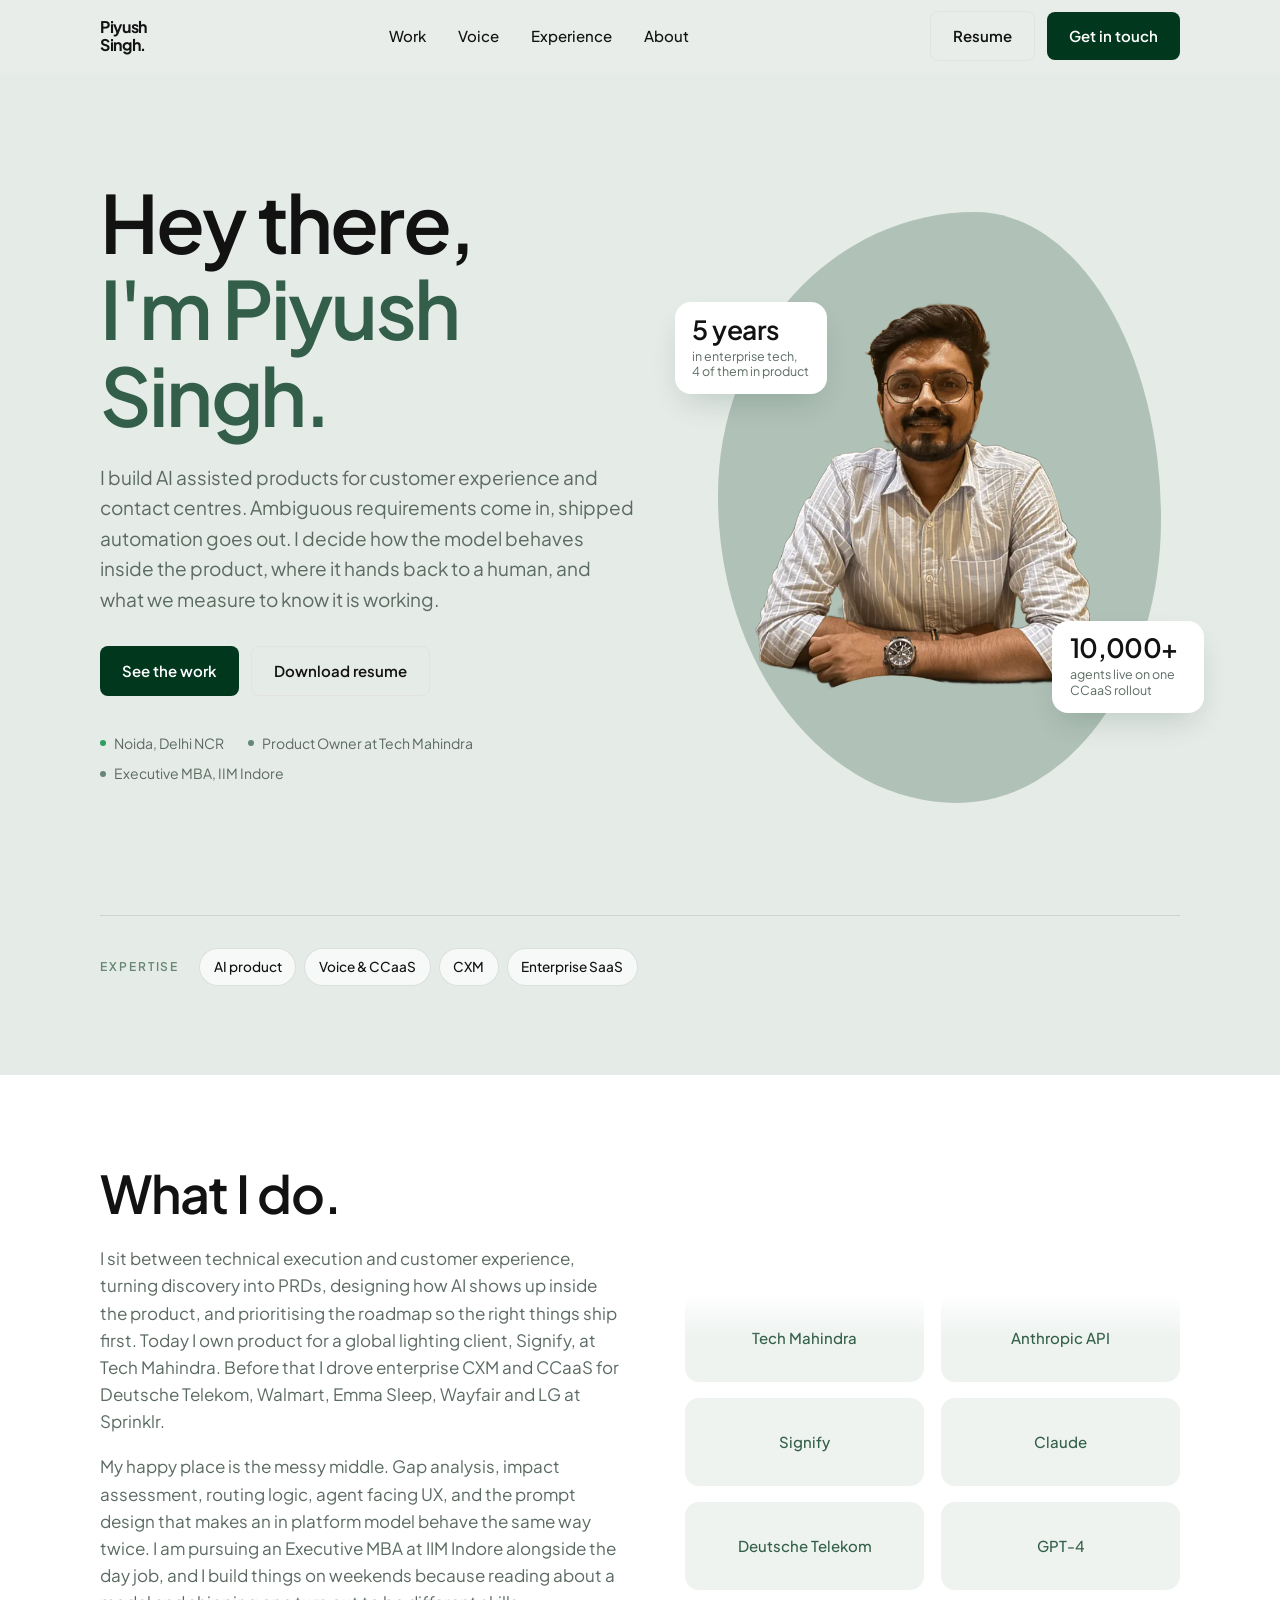
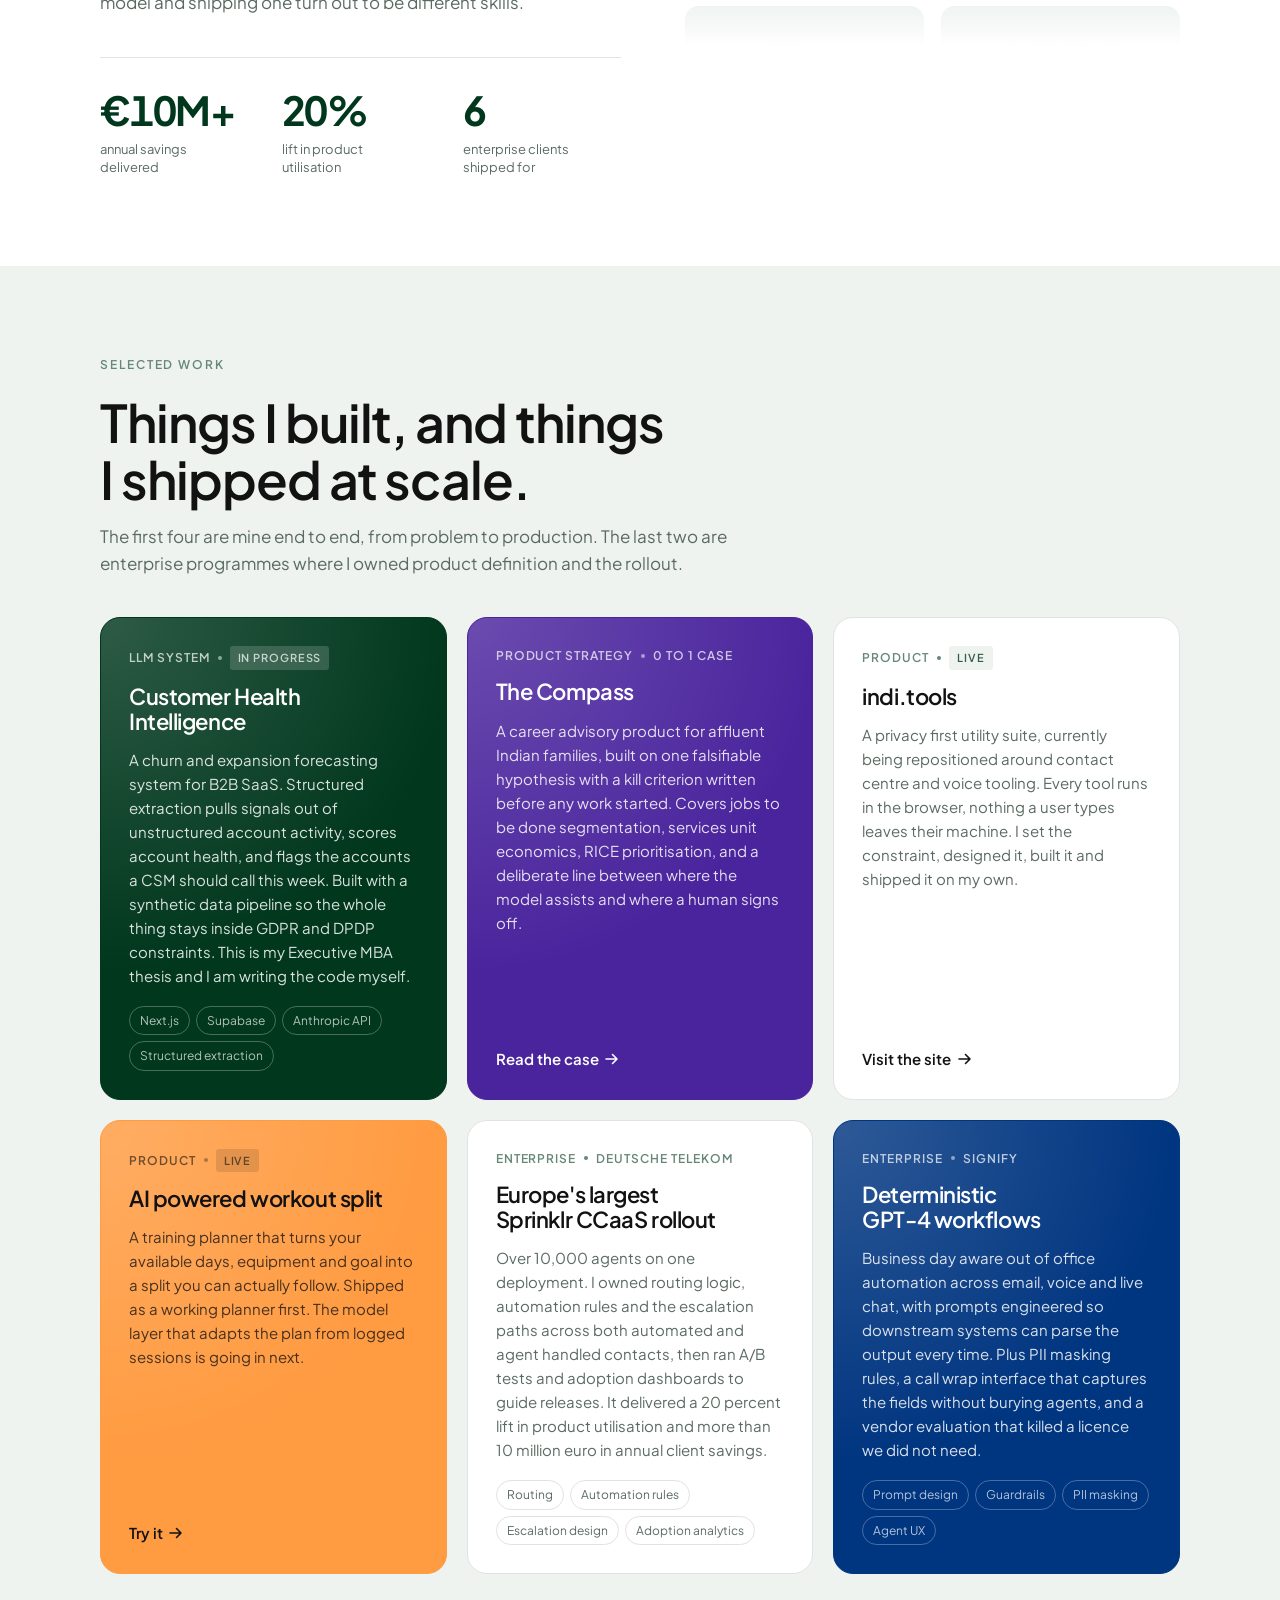
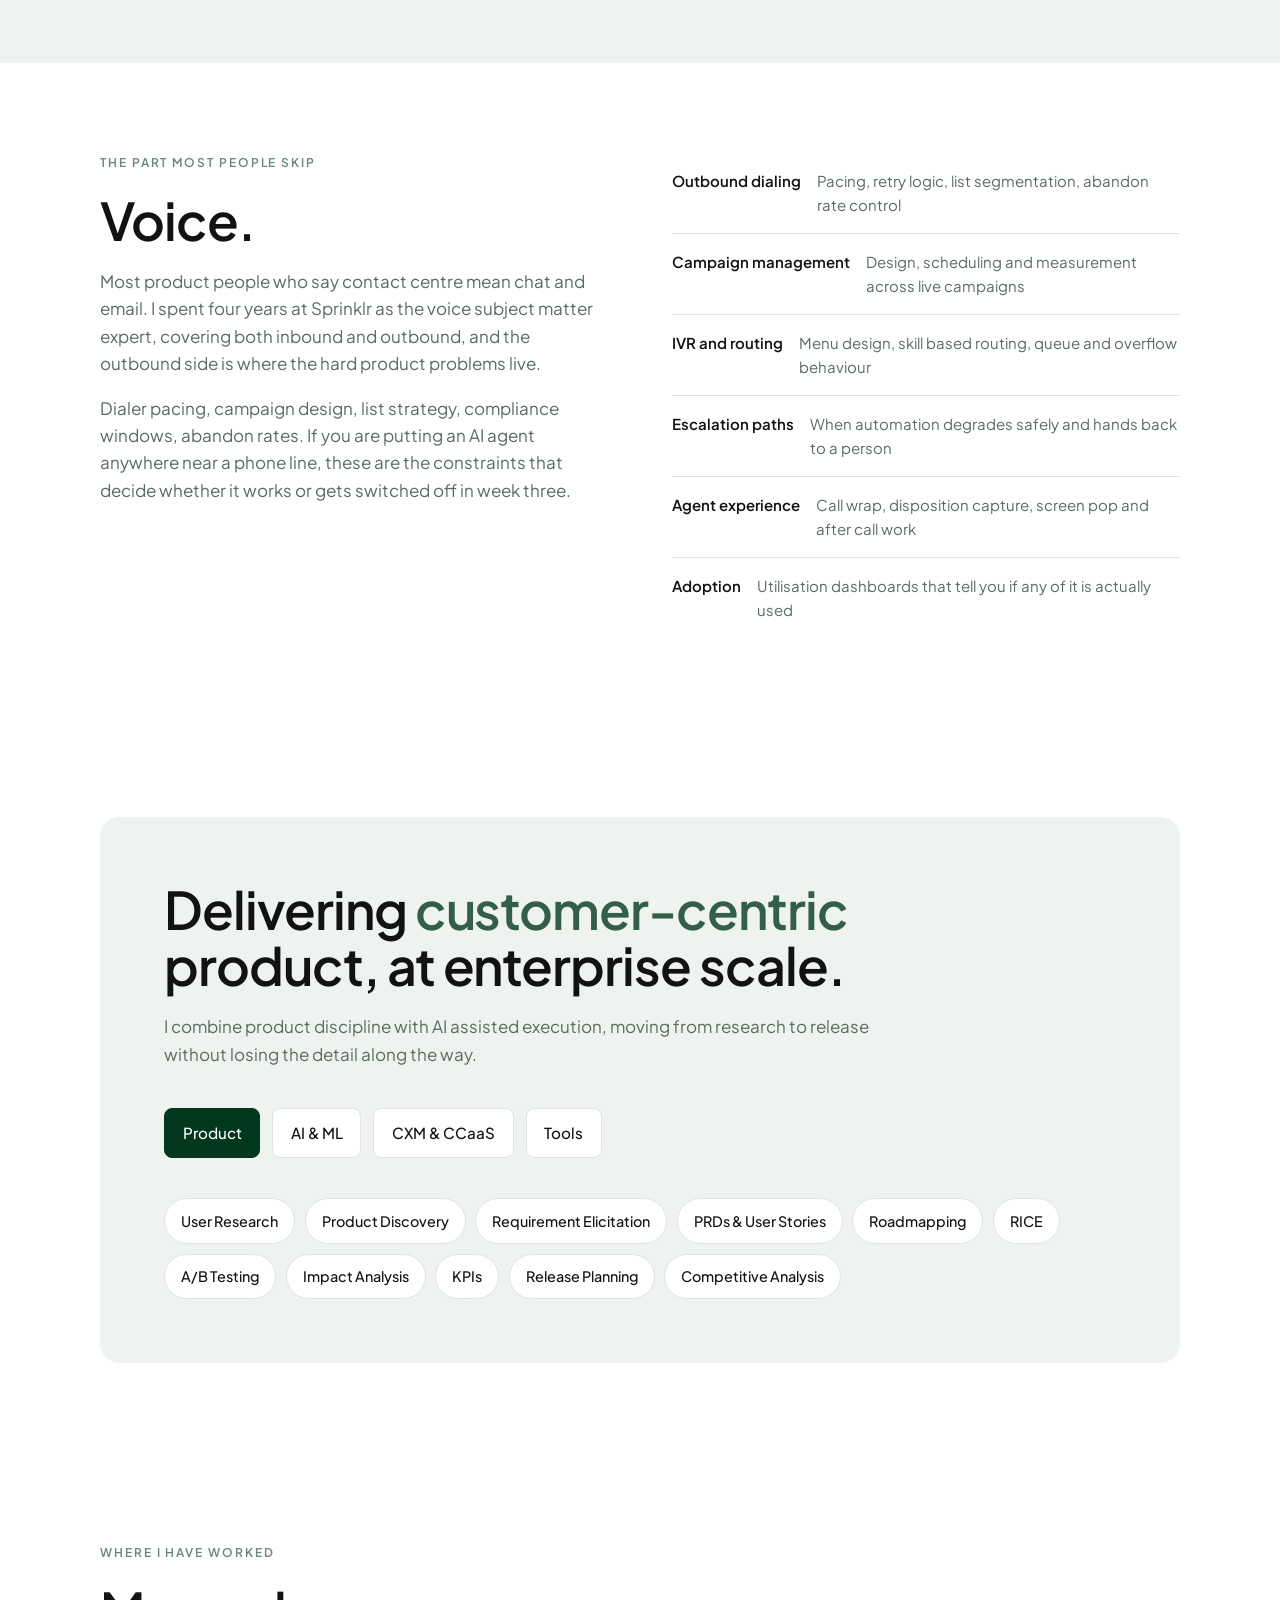
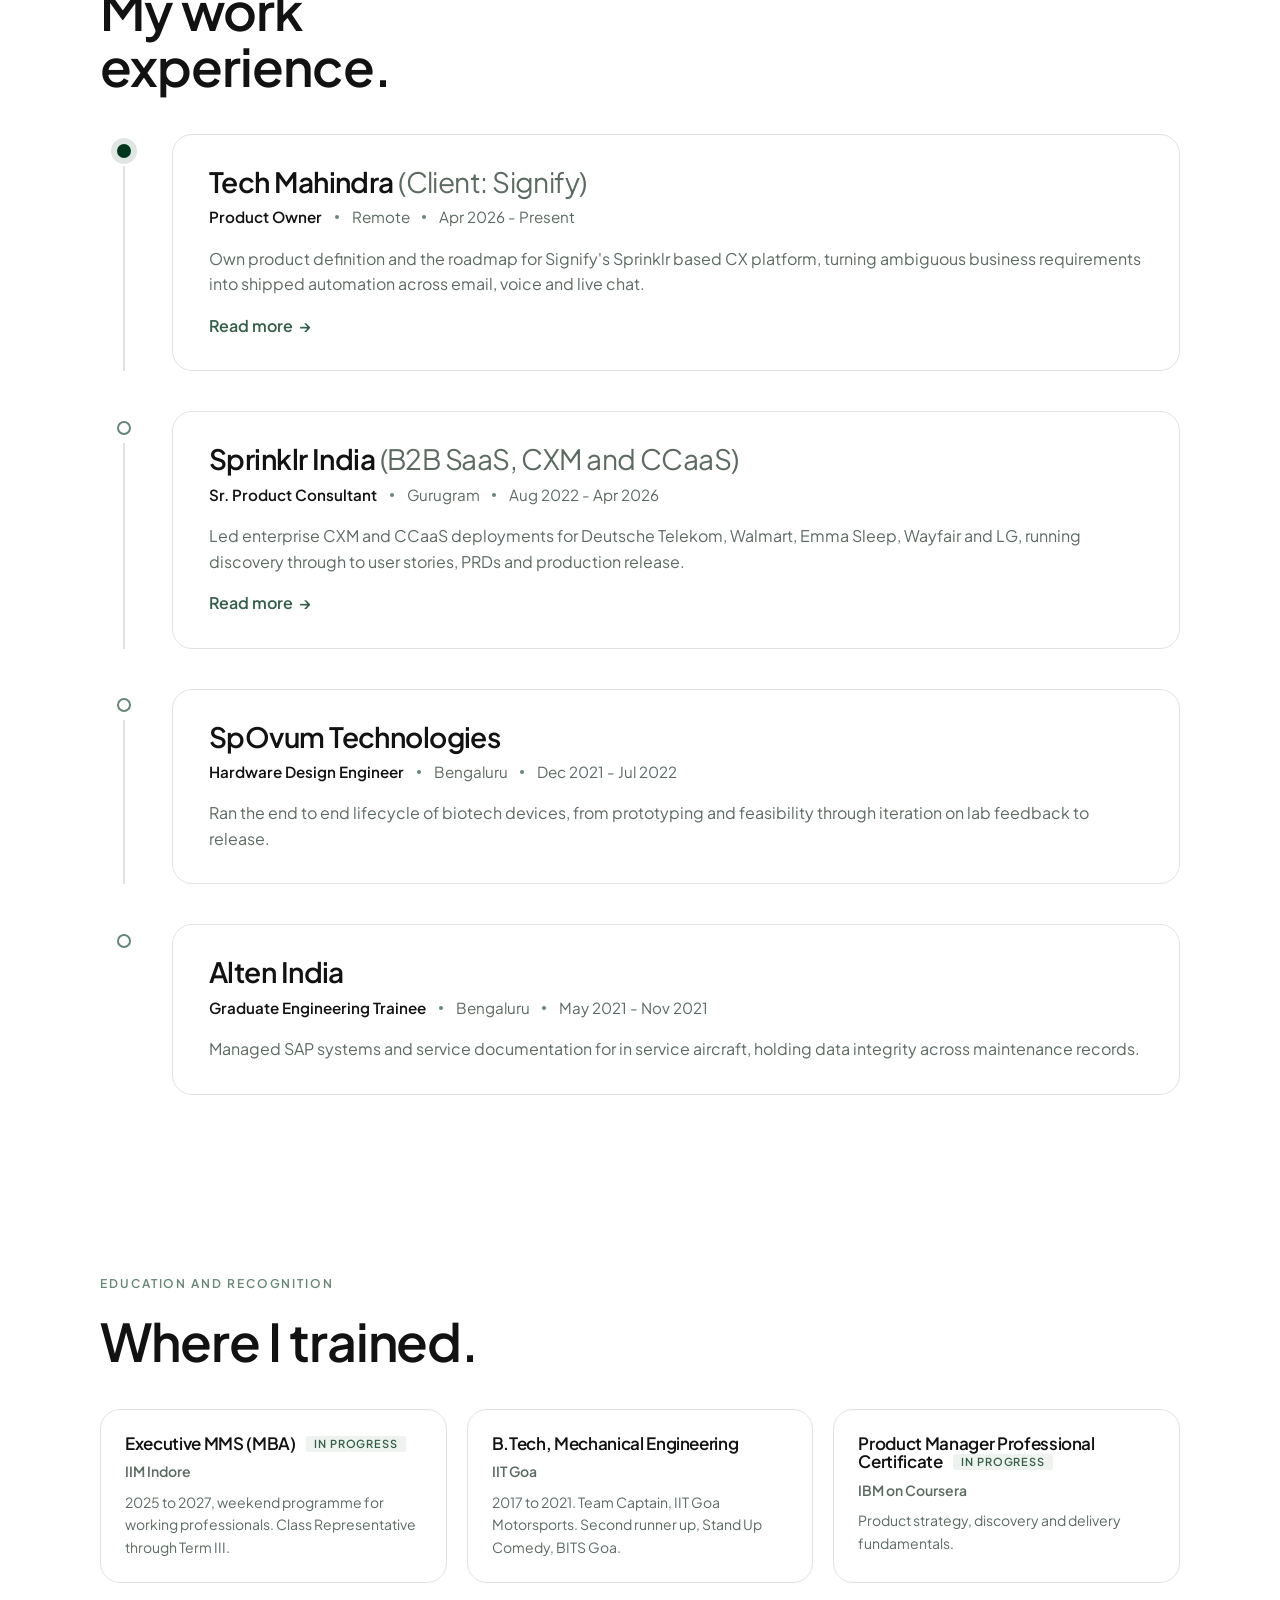
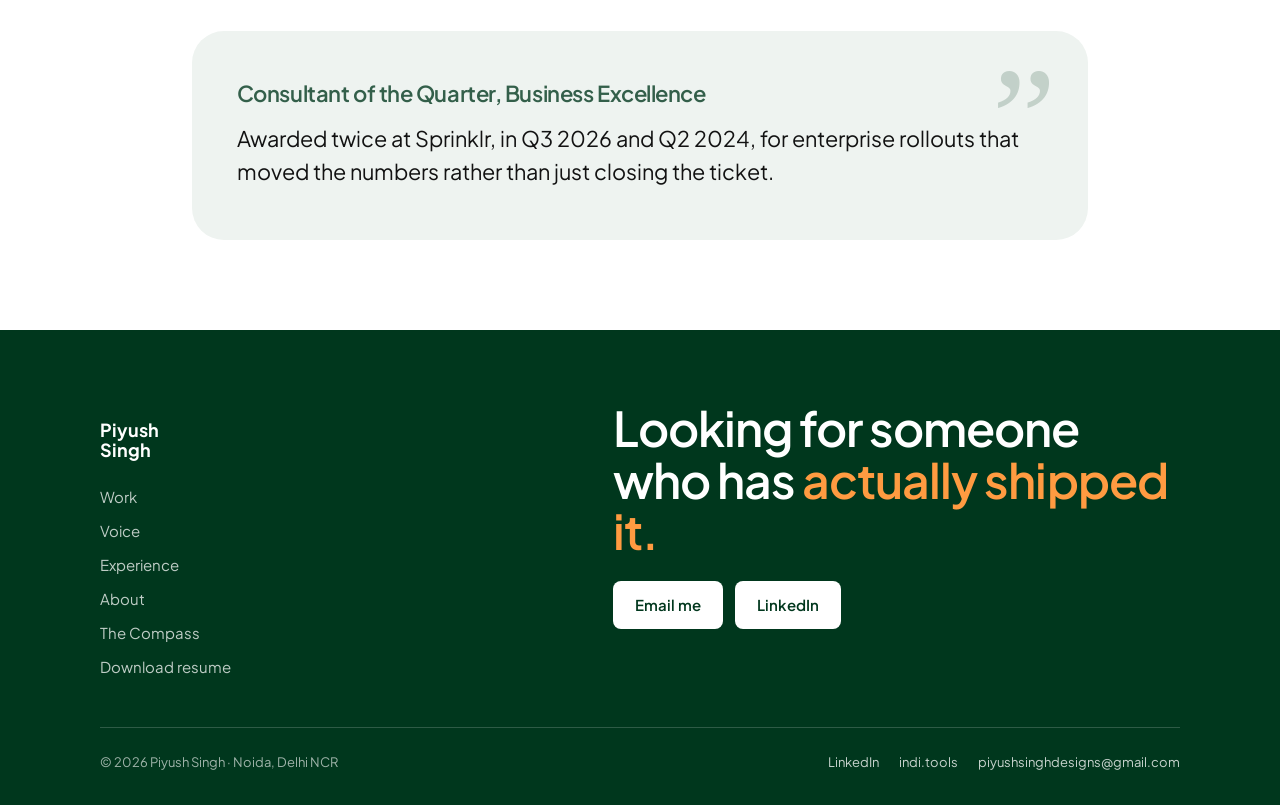
<file: index.html>
<!DOCTYPE html>
<html lang="en">
<head>
<meta charset="utf-8">
<meta name="viewport" content="width=device-width, initial-scale=1">
<title>Piyush Singh, AI Product Manager for CX and Contact Centre</title>
<meta name="description" content="Piyush Singh is a product owner working on AI assisted customer experience and contact centre products. Five years in enterprise tech, four in product, with voice and CCaaS depth at Sprinklr and Tech Mahindra.">
<link rel="canonical" href="https://piyushthesingh.com/">
<meta name="theme-color" content="#e5ebe7">
<link rel="icon" href="favicon.ico">
<link rel="apple-touch-icon" href="apple-touch-icon.png">

<meta property="og:type" content="website">
<meta property="og:url" content="https://piyushthesingh.com/">
<meta property="og:title" content="Piyush Singh, AI Product Manager for CX and Contact Centre">
<meta property="og:description" content="Five years in enterprise tech, four in product. Voice and CCaaS depth, LLM workflows built to ship.">
<meta property="og:image" content="https://piyushthesingh.com/og-image.png">
<meta property="og:image:width" content="1200">
<meta property="og:image:height" content="630">
<meta name="twitter:card" content="summary_large_image">
<meta name="twitter:title" content="Piyush Singh, AI Product Manager for CX and Contact Centre">
<meta name="twitter:description" content="Five years in enterprise tech, four in product. Voice and CCaaS depth, LLM workflows built to ship.">
<meta name="twitter:image" content="https://piyushthesingh.com/og-image.png">

<link rel="preconnect" href="https://fonts.googleapis.com">
<link rel="preconnect" href="https://fonts.gstatic.com" crossorigin>
<link rel="stylesheet" href="https://fonts.googleapis.com/css2?family=Plus+Jakarta+Sans:wght@400;500;600;700&display=swap">
<link rel="stylesheet" href="style.css">

<script type="application/ld+json">
{
  "@context":"https://schema.org",
  "@type":"Person",
  "name":"Piyush Singh",
  "url":"https://piyushthesingh.com/",
  "jobTitle":"Product Owner",
  "email":"mailto:piyushsinghdesigns@gmail.com",
  "address":{"@type":"PostalAddress","addressLocality":"Noida","addressRegion":"Delhi NCR","addressCountry":"IN"},
  "sameAs":["https://www.linkedin.com/in/piyushthesingh","https://indi.tools"],
  "worksFor":{"@type":"Organization","name":"Tech Mahindra"},
  "alumniOf":[
    {"@type":"CollegeOrUniversity","name":"Indian Institute of Management Indore"},
    {"@type":"CollegeOrUniversity","name":"Indian Institute of Technology Goa"}
  ]
}
</script>
</head>
<body>

<a href="#main" class="sr-only">Skip to content</a>

<header class="nav" id="nav">
  <div class="container nav__inner">
    <a class="nav__logo" href="#top">Piyush<br>Singh.</a>

    <button class="nav__toggle" id="navToggle" aria-expanded="false" aria-controls="navMenu" aria-label="Menu">
      <span></span>
    </button>

    <div class="nav__menu" id="navMenu">
      <nav class="nav__links" aria-label="Primary">
        <a class="nav__link" href="#work">Work</a>
        <a class="nav__link" href="#voice">Voice</a>
        <a class="nav__link" href="#experience">Experience</a>
        <a class="nav__link" href="#about">About</a>
      </nav>
      <div class="nav__actions">
        <a class="btn btn-ghost" href="Piyush-Singh-Resume.pdf" download>Resume</a>
        <a class="btn btn-primary" href="mailto:piyushsinghdesigns@gmail.com">Get in touch</a>
      </div>
    </div>
  </div>
</header>

<main id="main">

<!-- ================= HERO ================= -->
<section class="hero" id="top">
  <div class="container hero__grid">

    <div class="hero__copy">
      <h1 class="display hero__title">Hey there,<br><span class="accent">I'm Piyush Singh.</span></h1>

      <p class="hero__lead">
        I build AI assisted products for customer experience and contact centres. Ambiguous
        requirements come in, shipped automation goes out. I decide how the model behaves inside
        the product, where it hands back to a human, and what we measure to know it is working.
      </p>

      <div class="hero__cta">
        <a class="btn btn-primary" href="#work">See the work</a>
        <a class="btn btn-ghost" href="Piyush-Singh-Resume.pdf" download>Download resume</a>
      </div>

      <div class="hero__meta">
        <span><i class="meta-dot meta-dot--live"></i> Noida, Delhi NCR</span>
        <span><i class="meta-dot"></i> Product Owner at Tech Mahindra</span>
        <span><i class="meta-dot"></i> Executive MBA, IIM Indore</span>
      </div>
    </div>

    <div class="hero__media">
      <div class="hero__blob" aria-hidden="true"></div>
      <picture>
        <source srcset="photo.webp" type="image/webp">
        <img class="hero__photo" src="photo.png" width="825" height="1100" alt="Piyush Singh" fetchpriority="high">
      </picture>

      <div class="stat-card stat-card--a">
        <span class="stat-card__n">5 years</span>
        <span class="stat-card__l">in enterprise tech,<br>4 of them in product</span>
      </div>
      <div class="stat-card stat-card--b">
        <span class="stat-card__n">10,000+</span>
        <span class="stat-card__l">agents live on one<br>CCaaS rollout</span>
      </div>
    </div>

    <div class="hero__expertise">
      <p class="eyebrow" style="margin:0">Expertise</p>
      <div class="hero__expertise-chips">
        <span class="chip">AI product</span>
        <span class="chip">Voice &amp; CCaaS</span>
        <span class="chip">CXM</span>
        <span class="chip">Enterprise SaaS</span>
      </div>
    </div>

  </div>
</section>

<!-- ================= WHAT I DO ================= -->
<section class="section" id="about">
  <div class="whatido container">

    <div class="whatido__copy reveal">
      <h2 class="h2">What I do.</h2>

      <div class="prose" style="margin-top:1.5rem">
        <p>I sit between technical execution and customer experience, turning discovery into PRDs,
          designing how AI shows up inside the product, and prioritising the roadmap so the right
          things ship first. Today I own product for a global lighting client, Signify, at Tech
          Mahindra. Before that I drove enterprise CXM and CCaaS for Deutsche Telekom, Walmart,
          Emma Sleep, Wayfair and LG at Sprinklr.</p>
        <p>My happy place is the messy middle. Gap analysis, impact assessment, routing logic,
          agent facing UX, and the prompt design that makes an in platform model behave the same
          way twice. I am pursuing an Executive MBA at IIM Indore alongside the day job, and I build
          things on weekends because reading about a model and shipping one turn out to be different
          skills.</p>
      </div>

      <div class="figures">
        <div class="figure">
          <span class="figure__n">&euro;10M+</span>
          <span class="figure__l">annual savings<br>delivered</span>
        </div>
        <div class="figure">
          <span class="figure__n">20&#37;</span>
          <span class="figure__l">lift in product<br>utilisation</span>
        </div>
        <div class="figure">
          <span class="figure__n">6</span>
          <span class="figure__l">enterprise clients<br>shipped for</span>
        </div>
      </div>
    </div>

    <div class="marquee reveal" aria-hidden="true">
      <div class="marquee__col marquee__col--up">
        <div class="marquee__track">
          <span class="marquee__item">Tech Mahindra</span>
          <span class="marquee__item">Signify</span>
          <span class="marquee__item">Deutsche Telekom</span>
          <span class="marquee__item">Walmart</span>
          <span class="marquee__item">LG</span>
          <span class="marquee__item">Emma Sleep</span>
          <span class="marquee__item">Wayfair</span>
          <span class="marquee__item">Sprinklr</span>
          <span class="marquee__item">SpOvum</span>
          <span class="marquee__item">Alten</span>
          <span class="marquee__item">Tech Mahindra</span>
          <span class="marquee__item">Signify</span>
          <span class="marquee__item">Deutsche Telekom</span>
          <span class="marquee__item">Walmart</span>
          <span class="marquee__item">LG</span>
          <span class="marquee__item">Emma Sleep</span>
          <span class="marquee__item">Wayfair</span>
          <span class="marquee__item">Sprinklr</span>
          <span class="marquee__item">SpOvum</span>
          <span class="marquee__item">Alten</span>
        </div>
      </div>
      <div class="marquee__col marquee__col--down">
        <div class="marquee__track">
          <span class="marquee__item">Anthropic API</span>
          <span class="marquee__item">Claude</span>
          <span class="marquee__item">GPT-4</span>
          <span class="marquee__item">Sprinklr CCaaS</span>
          <span class="marquee__item">Next.js</span>
          <span class="marquee__item">Supabase</span>
          <span class="marquee__item">IIM Indore</span>
          <span class="marquee__item">IIT Goa</span>
          <span class="marquee__item">Anthropic API</span>
          <span class="marquee__item">Claude</span>
          <span class="marquee__item">GPT-4</span>
          <span class="marquee__item">Sprinklr CCaaS</span>
          <span class="marquee__item">Next.js</span>
          <span class="marquee__item">Supabase</span>
          <span class="marquee__item">IIM Indore</span>
          <span class="marquee__item">IIT Goa</span>
        </div>
      </div>
    </div>

    <p class="sr-only">Companies and clients: Tech Mahindra, Signify, Deutsche Telekom, Walmart, LG, Emma Sleep, Wayfair, Sprinklr, SpOvum, Alten. Tools and schools: Anthropic API, Claude, GPT-4, Sprinklr CCaaS, Next.js, Supabase, IIM Indore, IIT Goa.</p>

  </div>
</section>

<!-- ================= WORK ================= -->
<section class="section section--mint" id="work">
  <div class="container">
    <div class="section__head reveal">
      <p class="eyebrow">Selected work</p>
      <h2 class="h2">Things I built, and things I shipped at scale.</h2>
      <div class="prose">
        <p>The first four are mine end to end, from problem to production. The last two are enterprise
          programmes where I owned product definition and the rollout.</p>
      </div>
    </div>

    <div class="projects">

      <article class="card work-card card--green reveal">
        <div class="card__meta">
          <span>LLM system</span><span class="sep"></span>
          <span class="badge">In progress</span>
        </div>
        <h3 class="card__title">Customer Health Intelligence</h3>
        <p class="card__body">
          A churn and expansion forecasting system for B2B SaaS. Structured extraction pulls signals
          out of unstructured account activity, scores account health, and flags the accounts a CSM
          should call this week. Built with a synthetic data pipeline so the whole thing stays inside
          GDPR and DPDP constraints. This is my Executive MBA thesis and I am writing the code myself.
        </p>
        <div class="card__stack">
          <span>Next.js</span><span>Supabase</span><span>Anthropic API</span><span>Structured extraction</span>
        </div>
      </article>

      <a class="card work-card card--purple reveal" href="compass.html">
        <div class="card__meta">
          <span>Product strategy</span><span class="sep"></span><span>0 to 1 case</span>
        </div>
        <h3 class="card__title">The Compass</h3>
        <p class="card__body">
          A career advisory product for affluent Indian families, built on one falsifiable hypothesis
          with a kill criterion written before any work started. Covers jobs to be done segmentation,
          services unit economics, RICE prioritisation, and a deliberate line between where the model
          assists and where a human signs off.
        </p>
        <span class="card__foot">Read the case
          <svg width="14" height="14" viewBox="0 0 14 14" fill="none" aria-hidden="true"><path d="M1 7h11M7.5 2.5 12 7l-4.5 4.5" stroke="currentColor" stroke-width="1.6" stroke-linecap="round" stroke-linejoin="round"/></svg>
        </span>
      </a>

      <a class="card reveal" href="https://indi.tools" target="_blank" rel="noopener">
        <div class="card__meta">
          <span>Product</span><span class="sep"></span><span class="badge">Live</span>
        </div>
        <h3 class="card__title">indi.tools</h3>
        <p class="card__body">
          A privacy first utility suite, currently being repositioned around contact centre and voice
          tooling. Every tool runs in the browser, nothing a user types leaves their machine. I set the
          constraint, designed it, built it and shipped it on my own.
        </p>
        <span class="card__foot">Visit the site
          <svg width="14" height="14" viewBox="0 0 14 14" fill="none" aria-hidden="true"><path d="M1 7h11M7.5 2.5 12 7l-4.5 4.5" stroke="currentColor" stroke-width="1.6" stroke-linecap="round" stroke-linejoin="round"/></svg>
        </span>
      </a>

      <a class="card work-card card--orange reveal" href="https://indi.tools/workout/" target="_blank" rel="noopener">
        <div class="card__meta">
          <span>Product</span><span class="sep"></span><span class="badge">Live</span>
        </div>
        <h3 class="card__title">AI powered workout split</h3>
        <p class="card__body">
          A training planner that turns your available days, equipment and goal into a split you can
          actually follow. Shipped as a working planner first. The model layer that adapts the plan
          from logged sessions is going in next.
        </p>
        <span class="card__foot">Try it
          <svg width="14" height="14" viewBox="0 0 14 14" fill="none" aria-hidden="true"><path d="M1 7h11M7.5 2.5 12 7l-4.5 4.5" stroke="currentColor" stroke-width="1.6" stroke-linecap="round" stroke-linejoin="round"/></svg>
        </span>
      </a>

      <article class="card reveal">
        <div class="card__meta">
          <span>Enterprise</span><span class="sep"></span><span>Deutsche Telekom</span>
        </div>
        <h3 class="card__title">Europe's largest Sprinklr CCaaS rollout</h3>
        <p class="card__body">
          Over 10,000 agents on one deployment. I owned routing logic, automation rules and the
          escalation paths across both automated and agent handled contacts, then ran A/B tests and
          adoption dashboards to guide releases. It delivered a 20 percent lift in product utilisation
          and more than 10 million euro in annual client savings.
        </p>
        <div class="card__stack">
          <span>Routing</span><span>Automation rules</span><span>Escalation design</span><span>Adoption analytics</span>
        </div>
      </article>

      <article class="card work-card card--blue reveal">
        <div class="card__meta">
          <span>Enterprise</span><span class="sep"></span><span>Signify</span>
        </div>
        <h3 class="card__title">Deterministic GPT-4 workflows</h3>
        <p class="card__body">
          Business day aware out of office automation across email, voice and live chat, with prompts
          engineered so downstream systems can parse the output every time. Plus PII masking rules, a
          call wrap interface that captures the fields without burying agents, and a vendor evaluation
          that killed a licence we did not need.
        </p>
        <div class="card__stack">
          <span>Prompt design</span><span>Guardrails</span><span>PII masking</span><span>Agent UX</span>
        </div>
      </article>

    </div>
  </div>
</section>

<!-- ================= VOICE ================= -->
<section class="section" id="voice">
  <div class="container voice">
    <div class="reveal">
      <p class="eyebrow">The part most people skip</p>
      <h2 class="h2">Voice.</h2>
      <div class="prose" style="margin-top:1.25rem">
        <p>Most product people who say contact centre mean chat and email. I spent four years at
          Sprinklr as the voice subject matter expert, covering both inbound and outbound, and the
          outbound side is where the hard product problems live.</p>
        <p>Dialer pacing, campaign design, list strategy, compliance windows, abandon rates. If you are
          putting an AI agent anywhere near a phone line, these are the constraints that decide whether
          it works or gets switched off in week three.</p>
      </div>
    </div>

    <ul class="voice__list reveal">
      <li><b>Outbound dialing</b><span>Pacing, retry logic, list segmentation, abandon rate control</span></li>
      <li><b>Campaign management</b><span>Design, scheduling and measurement across live campaigns</span></li>
      <li><b>IVR and routing</b><span>Menu design, skill based routing, queue and overflow behaviour</span></li>
      <li><b>Escalation paths</b><span>When automation degrades safely and hands back to a person</span></li>
      <li><b>Agent experience</b><span>Call wrap, disposition capture, screen pop and after call work</span></li>
      <li><b>Adoption</b><span>Utilisation dashboards that tell you if any of it is actually used</span></li>
    </ul>
  </div>
</section>

<!-- ================= SKILLS ================= -->
<section class="section">
  <div class="container">
    <div class="offer reveal">

      <h2 class="h2 offer__title">Delivering <span class="accent">customer-centric</span> product, at enterprise scale.</h2>
      <p class="offer__lead">I combine product discipline with AI assisted execution, moving from research
        to release without losing the detail along the way.</p>

      <div class="tabs">
        <div class="tabs__menu" role="tablist" aria-label="Skill areas">
          <button class="tab is-active" data-tab="product" role="tab" aria-selected="true" aria-controls="panel-product" id="tab-product">Product</button>
          <button class="tab" data-tab="ai" role="tab" aria-selected="false" aria-controls="panel-ai" id="tab-ai">AI &amp; ML</button>
          <button class="tab" data-tab="cxm" role="tab" aria-selected="false" aria-controls="panel-cxm" id="tab-cxm">CXM &amp; CCaaS</button>
          <button class="tab" data-tab="tools" role="tab" aria-selected="false" aria-controls="panel-tools" id="tab-tools">Tools</button>
        </div>
        <div class="tabs__panels">
          <div class="tab-panel is-active" data-panel="product" id="panel-product" role="tabpanel" aria-labelledby="tab-product">
            <span class="pill">User Research</span>
            <span class="pill">Product Discovery</span>
            <span class="pill">Requirement Elicitation</span>
            <span class="pill">PRDs &amp; User Stories</span>
            <span class="pill">Roadmapping</span>
            <span class="pill">RICE</span>
            <span class="pill">A/B Testing</span>
            <span class="pill">Impact Analysis</span>
            <span class="pill">KPIs</span>
            <span class="pill">Release Planning</span>
            <span class="pill">Competitive Analysis</span>
          </div>
          <div class="tab-panel" data-panel="ai" id="panel-ai" role="tabpanel" aria-labelledby="tab-ai">
            <span class="pill">Prompt Engineering</span>
            <span class="pill">Deterministic Prompting</span>
            <span class="pill">Guardrail &amp; Fallback Design</span>
            <span class="pill">PII Masking &amp; Redaction</span>
            <span class="pill">Human-in-the-Loop Escalation</span>
            <span class="pill">Containment &amp; Escalation Rate</span>
            <span class="pill">Anthropic API</span>
            <span class="pill">Claude</span>
            <span class="pill">GPT-4</span>
            <span class="pill">In-system LLM Workflows</span>
            <span class="pill">Synthetic Data</span>
            <span class="pill">Responsible AI, GDPR &amp; DPDP</span>
          </div>
          <div class="tab-panel" data-panel="cxm" id="panel-cxm" role="tabpanel" aria-labelledby="tab-cxm">
            <span class="pill">Sprinklr CXM</span>
            <span class="pill">Sprinklr CCaaS</span>
            <span class="pill">Outbound Dialer &amp; Campaigns</span>
            <span class="pill">IVR / Voice</span>
            <span class="pill">Workflow &amp; Routing</span>
            <span class="pill">Escalation Paths</span>
            <span class="pill">Agent UX</span>
            <span class="pill">Adoption Dashboards</span>
            <span class="pill">Out-of-Office Automation</span>
          </div>
          <div class="tab-panel" data-panel="tools" id="panel-tools" role="tabpanel" aria-labelledby="tab-tools">
            <span class="pill">VS Code</span>
            <span class="pill">Claude Code</span>
            <span class="pill">Next.js</span>
            <span class="pill">Supabase</span>
            <span class="pill">APIs &amp; Integrations</span>
            <span class="pill">Dashboards</span>
            <span class="pill">Agile</span>
            <span class="pill">JIRA</span>
            <span class="pill">Confluence</span>
          </div>
        </div>
      </div>

    </div>
  </div>
</section>

<!-- ================= EXPERIENCE ================= -->
<section class="section" id="experience">
  <div class="container">
    <div class="section__head reveal">
      <p class="eyebrow">Where I have worked</p>
      <h2 class="h2">My work<br>experience.</h2>
    </div>

    <div class="timeline">

      <article class="timeline__item reveal">
        <div class="timeline__rail" aria-hidden="true">
          <span class="dot dot--active"></span>
          <span class="line"></span>
        </div>
        <div class="timeline__body">
          <h3 class="timeline__co">Tech Mahindra <span class="muted">(Client: Signify)</span></h3>
          <div class="meta"><strong>Product Owner</strong><span class="sep"></span><span>Remote</span><span class="sep"></span><span>Apr 2026 - Present</span></div>
          <p>Own product definition and the roadmap for Signify's Sprinklr based CX platform, turning ambiguous business requirements into shipped automation across email, voice and live chat.</p>
          <div class="more" id="more-0" hidden>
            <p>Configured AI agent behaviour in production, including PII masking rules and structured response templates.</p>
            <p>Specified guardrails and fallback paths, including business day aware out of office logic, so automation degrades safely instead of answering incorrectly.</p>
            <p>Engineered prompts for in platform GPT-4 to return deterministic, parseable output for downstream automation.</p>
            <p>Ran an 18 day enablement programme for developers and QA on the platform.</p>
          </div>
          <button class="read-more" type="button" aria-expanded="false" aria-controls="more-0">Read more <span class="read-more__arrow">&rarr;</span></button>
        </div>
      </article>

      <article class="timeline__item reveal">
        <div class="timeline__rail" aria-hidden="true">
          <span class="dot"></span>
          <span class="line"></span>
        </div>
        <div class="timeline__body">
          <h3 class="timeline__co">Sprinklr India <span class="muted">(B2B SaaS, CXM and CCaaS)</span></h3>
          <div class="meta"><strong>Sr. Product Consultant</strong><span class="sep"></span><span>Gurugram</span><span class="sep"></span><span>Aug 2022 - Apr 2026</span></div>
          <p>Led enterprise CXM and CCaaS deployments for Deutsche Telekom, Walmart, Emma Sleep, Wayfair and LG, running discovery through to user stories, PRDs and production release.</p>
          <div class="more" id="more-1" hidden>
            <p>Drove Europe's largest Sprinklr CCaaS rollout at over 10,000 agents, owning routing logic, automation rules and escalation paths across automated and agent handled contacts.</p>
            <p>Delivered more than 10 million euro in annual client savings and a 20 percent lift in product utilisation on that deployment.</p>
            <p>Acted as voice subject matter expert for inbound and outbound, with depth in outbound dialing and campaign management.</p>
            <p>Partnered with product and engineering on gap analysis, API and integration requirements and roadmap prioritisation.</p>
            <p>Ran A/B tests and adoption dashboards to guide releases.</p>
          </div>
          <button class="read-more" type="button" aria-expanded="false" aria-controls="more-1">Read more <span class="read-more__arrow">&rarr;</span></button>
        </div>
      </article>

      <article class="timeline__item reveal">
        <div class="timeline__rail" aria-hidden="true">
          <span class="dot"></span>
          <span class="line"></span>
        </div>
        <div class="timeline__body">
          <h3 class="timeline__co">SpOvum Technologies</h3>
          <div class="meta"><strong>Hardware Design Engineer</strong><span class="sep"></span><span>Bengaluru</span><span class="sep"></span><span>Dec 2021 - Jul 2022</span></div>
          <p>Ran the end to end lifecycle of biotech devices, from prototyping and feasibility through iteration on lab feedback to release.</p>
        </div>
      </article>

      <article class="timeline__item reveal">
        <div class="timeline__rail" aria-hidden="true">
          <span class="dot"></span>
        </div>
        <div class="timeline__body">
          <h3 class="timeline__co">Alten India</h3>
          <div class="meta"><strong>Graduate Engineering Trainee</strong><span class="sep"></span><span>Bengaluru</span><span class="sep"></span><span>May 2021 - Nov 2021</span></div>
          <p>Managed SAP systems and service documentation for in service aircraft, holding data integrity across maintenance records.</p>
        </div>
      </article>

    </div>
  </div>
</section>

<!-- ================= ABOUT ================= -->
<section class="section" id="education">
  <div class="container">
    <div class="section__head reveal">
      <p class="eyebrow">Education and recognition</p>
      <h2 class="h2">Where I trained.</h2>
    </div>

    <div class="edu reveal">
      <div class="edu__item">
        <h3>Executive MMS (MBA) <span class="tag-progress">In progress</span></h3>
        <p class="edu__where">IIM Indore</p>
        <p>2025 to 2027, weekend programme for working professionals. Class Representative through Term III.</p>
      </div>
      <div class="edu__item">
        <h3>B.Tech, Mechanical Engineering</h3>
        <p class="edu__where">IIT Goa</p>
        <p>2017 to 2021. Team Captain, IIT Goa Motorsports. Second runner up, Stand Up Comedy, BITS Goa.</p>
      </div>
      <div class="edu__item">
        <h3>Product Manager Professional Certificate <span class="tag-progress">In progress</span></h3>
        <p class="edu__where">IBM on Coursera</p>
        <p>Product strategy, discovery and delivery fundamentals.</p>
      </div>
    </div>

    <div class="feedback__card reveal" style="margin-top:3rem">
      <span class="feedback__mark" aria-hidden="true">&rdquo;</span>
      <h3 class="feedback__title">Consultant of the Quarter, Business Excellence</h3>
      <p class="feedback__quote">Awarded twice at Sprinklr, in Q3 2026 and Q2 2024, for enterprise
        rollouts that moved the numbers rather than just closing the ticket.</p>
    </div>
  </div>
</section>

</main>

<!-- ================= FOOTER ================= -->
<footer class="footer">
  <div class="container">
    <div class="footer__grid">

      <div>
        <p class="footer__logo">Piyush<br>Singh</p>
        <nav class="footer__nav" aria-label="Footer">
          <a href="#work">Work</a>
          <a href="#voice">Voice</a>
          <a href="#experience">Experience</a>
          <a href="#about">About</a>
          <a href="compass.html">The Compass</a>
          <a href="Piyush-Singh-Resume.pdf" download>Download resume</a>
        </nav>
      </div>

      <div class="footer__cta">
        <h2>Looking for someone<br>who has <span class="warm">actually shipped it.</span></h2>
        <div class="footer__actions">
          <a class="btn btn-light" href="mailto:piyushsinghdesigns@gmail.com">Email me</a>
          <a class="btn btn-light" href="https://www.linkedin.com/in/piyushthesingh" target="_blank" rel="noopener">LinkedIn</a>
        </div>
      </div>

    </div>

    <div class="footer__bar">
      <span>&copy; 2026 Piyush Singh &middot; Noida, Delhi NCR</span>
      <div>
        <a href="https://www.linkedin.com/in/piyushthesingh" target="_blank" rel="noopener">LinkedIn</a>
        <a href="https://indi.tools" target="_blank" rel="noopener">indi.tools</a>
        <a href="mailto:piyushsinghdesigns@gmail.com">piyushsinghdesigns@gmail.com</a>
      </div>
    </div>
  </div>
</footer>

<script src="script.js" defer></script>
</body>
</html>
</file>
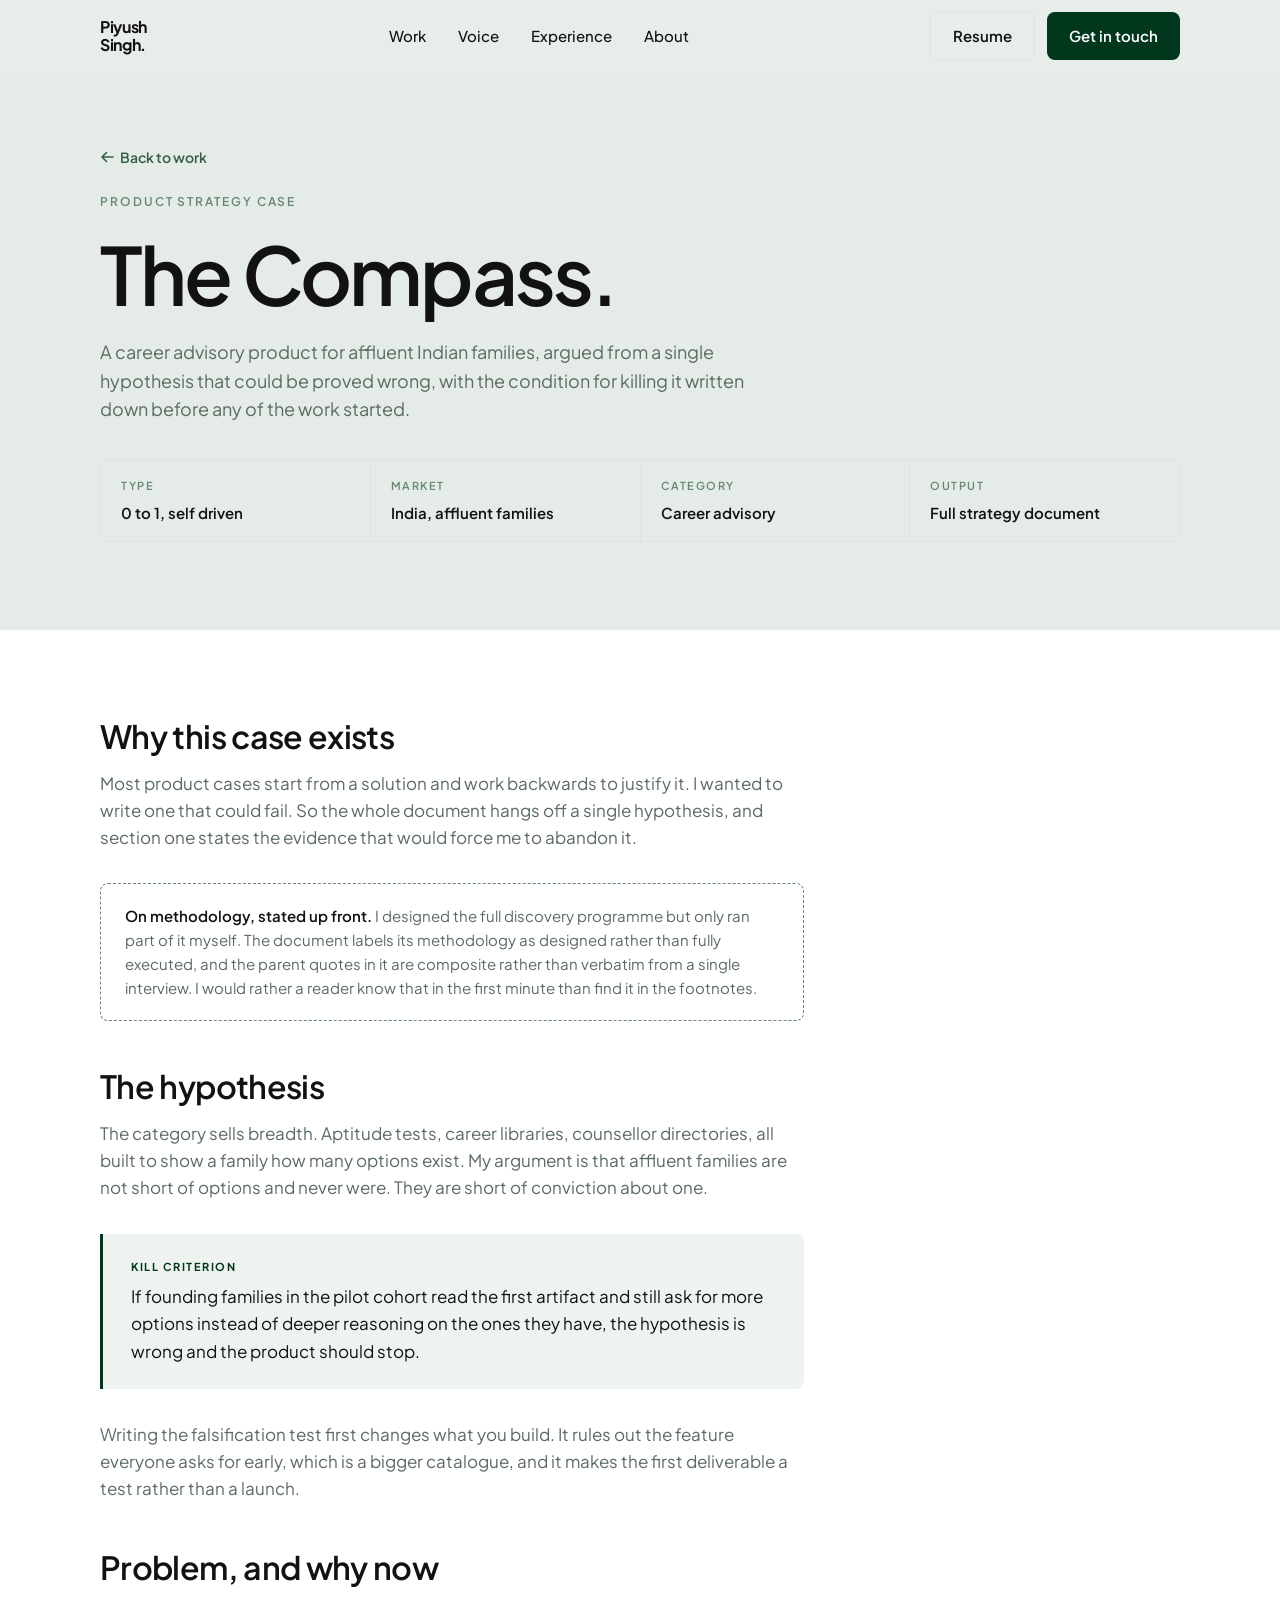
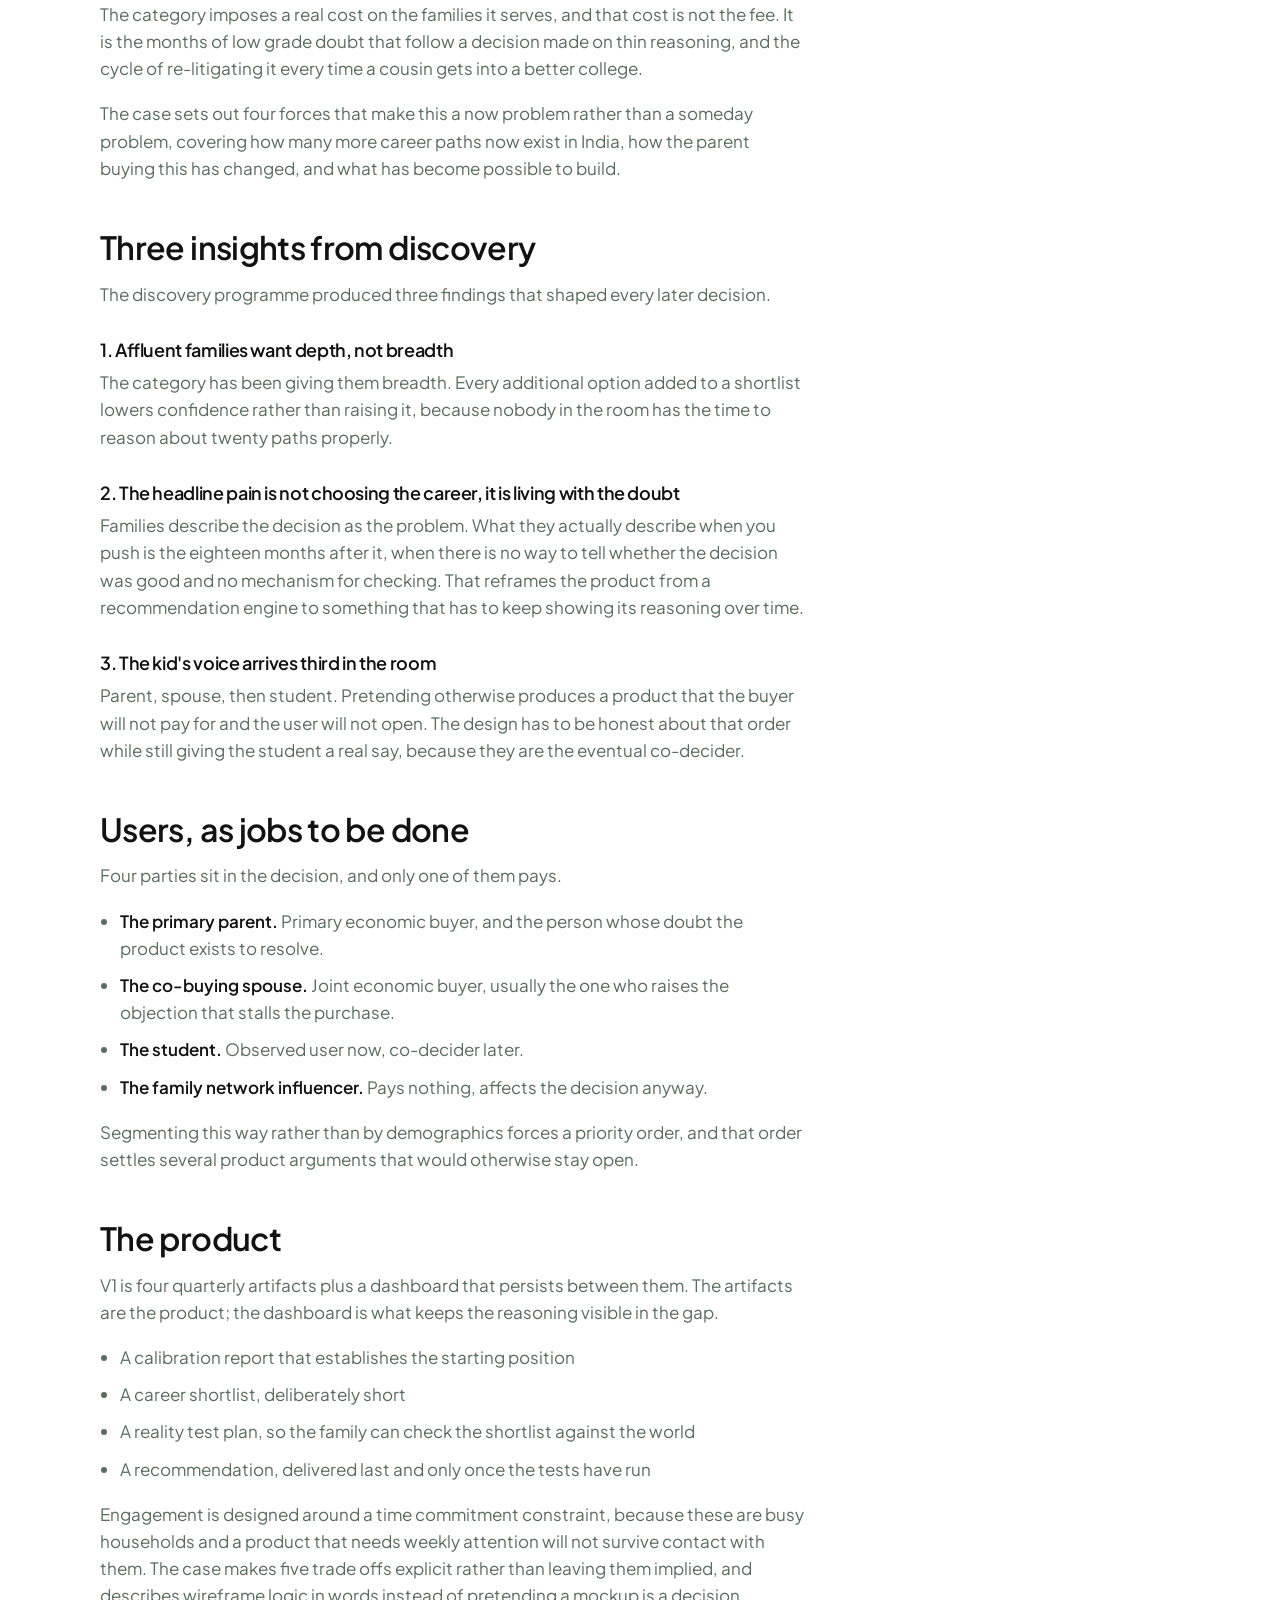
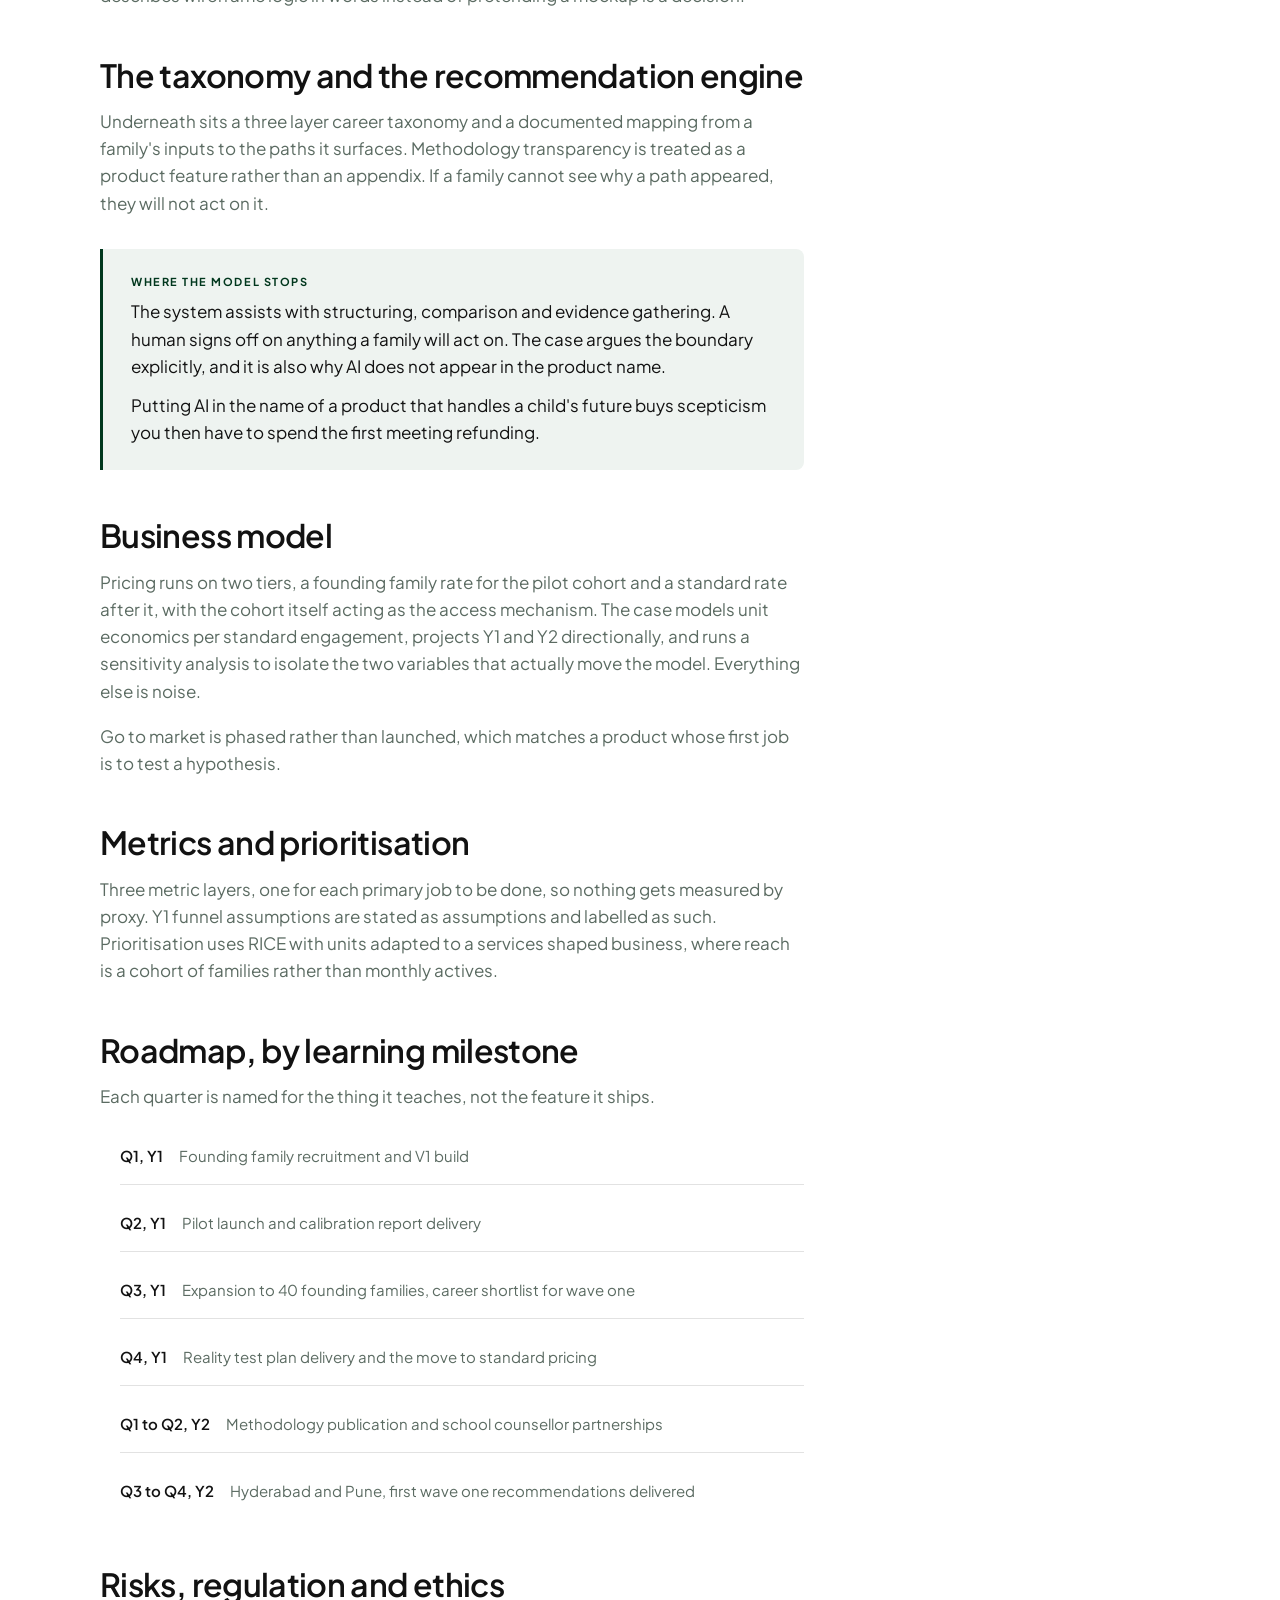
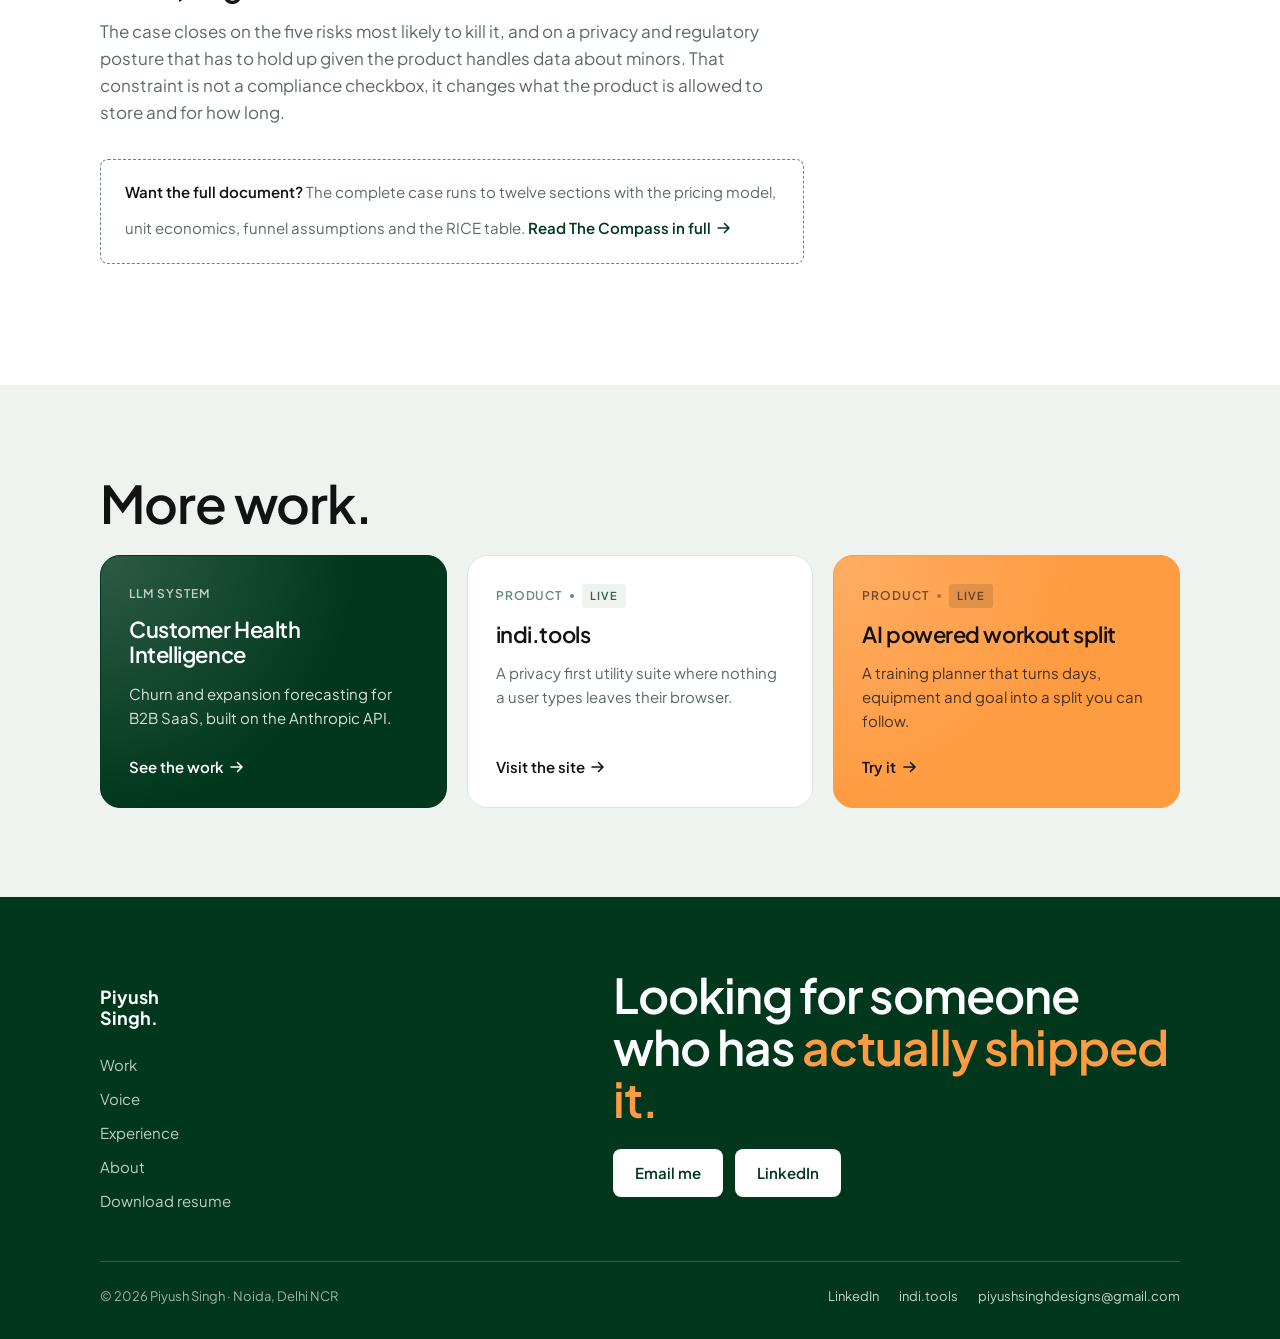
<file: compass.html>
<!DOCTYPE html>
<html lang="en">
<head>
<meta charset="utf-8">
<meta name="viewport" content="width=device-width, initial-scale=1">
<title>The Compass, a 0 to 1 product strategy case by Piyush Singh</title>
<meta name="description" content="A career advisory product for affluent Indian families, argued from one falsifiable hypothesis with a kill criterion. Jobs to be done segmentation, services unit economics, RICE prioritisation and an explicit boundary on where AI assists.">
<link rel="canonical" href="https://piyushthesingh.com/compass.html">
<meta name="theme-color" content="#e5ebe7">
<link rel="icon" href="favicon.ico">
<link rel="apple-touch-icon" href="apple-touch-icon.png">

<meta property="og:type" content="article">
<meta property="og:url" content="https://piyushthesingh.com/compass.html">
<meta property="og:title" content="The Compass, a 0 to 1 product strategy case">
<meta property="og:description" content="One falsifiable hypothesis, a kill criterion written before the work started, and a deliberate line between where the model assists and where a human signs off.">
<meta property="og:image" content="https://piyushthesingh.com/og-image.png">
<meta name="twitter:card" content="summary_large_image">

<link rel="preconnect" href="https://fonts.googleapis.com">
<link rel="preconnect" href="https://fonts.gstatic.com" crossorigin>
<link rel="stylesheet" href="https://fonts.googleapis.com/css2?family=Plus+Jakarta+Sans:wght@400;500;600;700&display=swap">
<link rel="stylesheet" href="style.css">
</head>
<body>

<header class="nav" id="nav">
  <div class="container nav__inner">
    <a class="nav__logo" href="index.html">Piyush<br>Singh.</a>

    <button class="nav__toggle" id="navToggle" aria-expanded="false" aria-controls="navMenu" aria-label="Menu">
      <span></span>
    </button>

    <div class="nav__menu" id="navMenu">
      <nav class="nav__links" aria-label="Primary">
        <a class="nav__link" href="index.html#work">Work</a>
        <a class="nav__link" href="index.html#voice">Voice</a>
        <a class="nav__link" href="index.html#experience">Experience</a>
        <a class="nav__link" href="index.html#about">About</a>
      </nav>
      <div class="nav__actions">
        <a class="btn btn-ghost" href="Piyush-Singh-Resume.pdf" download>Resume</a>
        <a class="btn btn-primary" href="mailto:piyushsinghdesigns@gmail.com">Get in touch</a>
      </div>
    </div>
  </div>
</header>

<main>

<section class="case-hero">
  <div class="container">
    <a class="back" href="index.html#work">
      <svg width="14" height="14" viewBox="0 0 14 14" fill="none" aria-hidden="true"><path d="M13 7H2M6.5 2.5 2 7l4.5 4.5" stroke="currentColor" stroke-width="1.6" stroke-linecap="round" stroke-linejoin="round"/></svg>
      Back to work
    </a>

    <p class="eyebrow">Product strategy case</p>
    <h1 class="display">The Compass.</h1>
    <p class="lead">
      A career advisory product for affluent Indian families, argued from a single hypothesis that
      could be proved wrong, with the condition for killing it written down before any of the work
      started.
    </p>

    <dl class="case-facts">
      <div><dt>Type</dt><dd>0 to 1, self driven</dd></div>
      <div><dt>Market</dt><dd>India, affluent families</dd></div>
      <div><dt>Category</dt><dd>Career advisory</dd></div>
      <div><dt>Output</dt><dd>Full strategy document</dd></div>
    </dl>
  </div>
</section>

<section class="section">
  <div class="container case-body">

    <h2>Why this case exists</h2>
    <p>
      Most product cases start from a solution and work backwards to justify it. I wanted to write one
      that could fail. So the whole document hangs off a single hypothesis, and section one states the
      evidence that would force me to abandon it.
    </p>

    <div class="note">
      <strong>On methodology, stated up front.</strong> I designed the full discovery programme but
      only ran part of it myself. The document labels its methodology as designed rather than fully
      executed, and the parent quotes in it are composite rather than verbatim from a single
      interview. I would rather a reader know that in the first minute than find it in the footnotes.
    </div>

    <h2>The hypothesis</h2>
    <p>
      The category sells breadth. Aptitude tests, career libraries, counsellor directories, all built
      to show a family how many options exist. My argument is that affluent families are not short of
      options and never were. They are short of conviction about one.
    </p>

    <div class="callout">
      <span class="callout__label">Kill criterion</span>
      <p>
        If founding families in the pilot cohort read the first artifact and still ask for more options
        instead of deeper reasoning on the ones they have, the hypothesis is wrong and the product
        should stop.
      </p>
    </div>

    <p>
      Writing the falsification test first changes what you build. It rules out the feature everyone
      asks for early, which is a bigger catalogue, and it makes the first deliverable a test rather
      than a launch.
    </p>

    <h2>Problem, and why now</h2>
    <p>
      The category imposes a real cost on the families it serves, and that cost is not the fee. It is
      the months of low grade doubt that follow a decision made on thin reasoning, and the cycle of
      re-litigating it every time a cousin gets into a better college.
    </p>
    <p>
      The case sets out four forces that make this a now problem rather than a someday problem,
      covering how many more career paths now exist in India, how the parent buying this has
      changed, and what has become possible to build.
    </p>

    <h2>Three insights from discovery</h2>
    <p>The discovery programme produced three findings that shaped every later decision.</p>

    <h3>1. Affluent families want depth, not breadth</h3>
    <p>
      The category has been giving them breadth. Every additional option added to a shortlist lowers
      confidence rather than raising it, because nobody in the room has the time to reason about
      twenty paths properly.
    </p>

    <h3>2. The headline pain is not choosing the career, it is living with the doubt</h3>
    <p>
      Families describe the decision as the problem. What they actually describe when you push is the
      eighteen months after it, when there is no way to tell whether the decision was good and no
      mechanism for checking. That reframes the product from a recommendation engine to something that
      has to keep showing its reasoning over time.
    </p>

    <h3>3. The kid's voice arrives third in the room</h3>
    <p>
      Parent, spouse, then student. Pretending otherwise produces a product that the buyer will not
      pay for and the user will not open. The design has to be honest about that order while still
      giving the student a real say, because they are the eventual co-decider.
    </p>

    <h2>Users, as jobs to be done</h2>
    <p>Four parties sit in the decision, and only one of them pays.</p>
    <ul>
      <li><strong>The primary parent.</strong> Primary economic buyer, and the person whose doubt the product exists to resolve.</li>
      <li><strong>The co-buying spouse.</strong> Joint economic buyer, usually the one who raises the objection that stalls the purchase.</li>
      <li><strong>The student.</strong> Observed user now, co-decider later.</li>
      <li><strong>The family network influencer.</strong> Pays nothing, affects the decision anyway.</li>
    </ul>
    <p>
      Segmenting this way rather than by demographics forces a priority order, and that order settles
      several product arguments that would otherwise stay open.
    </p>

    <h2>The product</h2>
    <p>
      V1 is four quarterly artifacts plus a dashboard that persists between them. The artifacts are the
      product; the dashboard is what keeps the reasoning visible in the gap.
    </p>
    <ul>
      <li>A calibration report that establishes the starting position</li>
      <li>A career shortlist, deliberately short</li>
      <li>A reality test plan, so the family can check the shortlist against the world</li>
      <li>A recommendation, delivered last and only once the tests have run</li>
    </ul>
    <p>
      Engagement is designed around a time commitment constraint, because these are busy households and
      a product that needs weekly attention will not survive contact with them. The case makes five
      trade offs explicit rather than leaving them implied, and describes wireframe logic in words
      instead of pretending a mockup is a decision.
    </p>

    <h2>The taxonomy and the recommendation engine</h2>
    <p>
      Underneath sits a three layer career taxonomy and a documented mapping from a family's inputs to
      the paths it surfaces. Methodology transparency is treated as a product feature rather than an
      appendix. If a family cannot see why a path appeared, they will not act on it.
    </p>

    <div class="callout">
      <span class="callout__label">Where the model stops</span>
      <p>
        The system assists with structuring, comparison and evidence gathering. A human signs off on
        anything a family will act on. The case argues the boundary explicitly, and it is also why AI
        does not appear in the product name.
      </p>
      <p>
        Putting AI in the name of a product that handles a child's future buys scepticism you then have
        to spend the first meeting refunding.
      </p>
    </div>

    <h2>Business model</h2>
    <p>
      Pricing runs on two tiers, a founding family rate for the pilot cohort and a standard rate after
      it, with the cohort itself acting as the access mechanism. The case models unit economics per
      standard engagement, projects Y1 and Y2 directionally, and runs a sensitivity analysis to isolate
      the two variables that actually move the model. Everything else is noise.
    </p>
    <p>
      Go to market is phased rather than launched, which matches a product whose first job is to test a
      hypothesis.
    </p>

    <h2>Metrics and prioritisation</h2>
    <p>
      Three metric layers, one for each primary job to be done, so nothing gets measured by proxy. Y1
      funnel assumptions are stated as assumptions and labelled as such. Prioritisation uses RICE with
      units adapted to a services shaped business, where reach is a cohort of families rather than
      monthly actives.
    </p>

    <h2>Roadmap, by learning milestone</h2>
    <p>Each quarter is named for the thing it teaches, not the feature it ships.</p>

    <ul class="voice__list">
      <li><b>Q1, Y1</b><span>Founding family recruitment and V1 build</span></li>
      <li><b>Q2, Y1</b><span>Pilot launch and calibration report delivery</span></li>
      <li><b>Q3, Y1</b><span>Expansion to 40 founding families, career shortlist for wave one</span></li>
      <li><b>Q4, Y1</b><span>Reality test plan delivery and the move to standard pricing</span></li>
      <li><b>Q1 to Q2, Y2</b><span>Methodology publication and school counsellor partnerships</span></li>
      <li><b>Q3 to Q4, Y2</b><span>Hyderabad and Pune, first wave one recommendations delivered</span></li>
    </ul>

    <h2>Risks, regulation and ethics</h2>
    <p>
      The case closes on the five risks most likely to kill it, and on a privacy and regulatory posture
      that has to hold up given the product handles data about minors. That constraint is not a
      compliance checkbox, it changes what the product is allowed to store and for how long.
    </p>

    <div class="note">
      <strong>Want the full document?</strong> The complete case runs to twelve sections with the
      pricing model, unit economics, funnel assumptions and the RICE table.
      <a class="link-arrow" style="margin-top:.75rem;display:inline-flex" href="https://docs.google.com/document/d/1zJk-KI8QRmSWydcO-3ut8_gl7XPNkIGj/edit?usp=sharing&amp;ouid=100511497187514179834&amp;rtpof=true&amp;sd=true" target="_blank" rel="noopener">
        Read The Compass in full
        <svg width="14" height="14" viewBox="0 0 14 14" fill="none" aria-hidden="true"><path d="M1 7h11M7.5 2.5 12 7l-4.5 4.5" stroke="currentColor" stroke-width="1.6" stroke-linecap="round" stroke-linejoin="round"/></svg>
      </a>
    </div>

  </div>
</section>

<section class="section section--mint">
  <div class="container">
    <div class="section__head" style="margin-bottom:1.5rem">
      <h2 class="h2">More work.</h2>
    </div>
    <div class="projects">
      <a class="card work-card card--green" href="index.html#work">
        <div class="card__meta"><span>LLM system</span></div>
        <h3 class="card__title">Customer Health Intelligence</h3>
        <p class="card__body">Churn and expansion forecasting for B2B SaaS, built on the Anthropic API.</p>
        <span class="card__foot">See the work
          <svg width="14" height="14" viewBox="0 0 14 14" fill="none" aria-hidden="true"><path d="M1 7h11M7.5 2.5 12 7l-4.5 4.5" stroke="currentColor" stroke-width="1.6" stroke-linecap="round" stroke-linejoin="round"/></svg>
        </span>
      </a>
      <a class="card" href="https://indi.tools" target="_blank" rel="noopener">
        <div class="card__meta"><span>Product</span><span class="sep"></span><span class="badge">Live</span></div>
        <h3 class="card__title">indi.tools</h3>
        <p class="card__body">A privacy first utility suite where nothing a user types leaves their browser.</p>
        <span class="card__foot">Visit the site
          <svg width="14" height="14" viewBox="0 0 14 14" fill="none" aria-hidden="true"><path d="M1 7h11M7.5 2.5 12 7l-4.5 4.5" stroke="currentColor" stroke-width="1.6" stroke-linecap="round" stroke-linejoin="round"/></svg>
        </span>
      </a>
      <a class="card work-card card--orange" href="https://indi.tools/workout/" target="_blank" rel="noopener">
        <div class="card__meta"><span>Product</span><span class="sep"></span><span class="badge">Live</span></div>
        <h3 class="card__title">AI powered workout split</h3>
        <p class="card__body">A training planner that turns days, equipment and goal into a split you can follow.</p>
        <span class="card__foot">Try it
          <svg width="14" height="14" viewBox="0 0 14 14" fill="none" aria-hidden="true"><path d="M1 7h11M7.5 2.5 12 7l-4.5 4.5" stroke="currentColor" stroke-width="1.6" stroke-linecap="round" stroke-linejoin="round"/></svg>
        </span>
      </a>
    </div>
  </div>
</section>

</main>

<footer class="footer">
  <div class="container">
    <div class="footer__grid">
      <div>
        <p class="footer__logo">Piyush<br>Singh.</p>
        <nav class="footer__nav" aria-label="Footer">
          <a href="index.html#work">Work</a>
          <a href="index.html#voice">Voice</a>
          <a href="index.html#experience">Experience</a>
          <a href="index.html#about">About</a>
          <a href="Piyush-Singh-Resume.pdf" download>Download resume</a>
        </nav>
      </div>
      <div class="footer__cta">
        <h2>Looking for someone<br>who has <span class="warm">actually shipped it.</span></h2>
        <div class="footer__actions">
          <a class="btn btn-light" href="mailto:piyushsinghdesigns@gmail.com">Email me</a>
          <a class="btn btn-light" href="https://www.linkedin.com/in/piyushthesingh" target="_blank" rel="noopener">LinkedIn</a>
        </div>
      </div>
    </div>
    <div class="footer__bar">
      <span>&copy; 2026 Piyush Singh &middot; Noida, Delhi NCR</span>
      <div>
        <a href="https://www.linkedin.com/in/piyushthesingh" target="_blank" rel="noopener">LinkedIn</a>
        <a href="https://indi.tools" target="_blank" rel="noopener">indi.tools</a>
        <a href="mailto:piyushsinghdesigns@gmail.com">piyushsinghdesigns@gmail.com</a>
      </div>
    </div>
  </div>
</footer>

<script src="script.js" defer></script>
</body>
</html>
</file>
<file: style.css>
/* ==========================================================================
   piyushthesingh.com
   ========================================================================== */

:root{
  --bg:#ffffff;
  --bg-secondary:#e5ebe7;
  --bg-mint:#eef3f0;
  --green:#00371d;
  --green-hover:#0c4c2e;
  --green-light:#668777;
  --text-primary:#121212;
  --text-secondary:#335f4a;
  --text-muted:#5b6b62;
  --border:#e2e2e2;
  --orange:#ff9b41;
  --purple:#4a249d;
  --dark-blue:#003580;
  --radius:0.5rem;
  --radius-lg:1.25rem;
  --container:80rem;
  --pad-global:6.25rem;
  --pad-tablet:2rem;
  --pad-mobile:1.25rem;
  --ease:cubic-bezier(.2,.7,.2,1);
}

*,*::before,*::after{box-sizing:border-box}

html{scroll-behavior:smooth;scroll-padding-top:6rem;-webkit-text-size-adjust:100%}

body{
  margin:0;
  background:var(--bg);
  color:var(--text-primary);
  font-family:"Plus Jakarta Sans",-apple-system,system-ui,"Helvetica Neue",Arial,sans-serif;
  font-size:1rem;
  line-height:1.6;
  overflow-x:hidden;
  -webkit-font-smoothing:antialiased;
}

img{max-width:100%;height:auto;display:block}
a{color:inherit}
button{font:inherit;color:inherit;background:none;border:none;cursor:pointer}

::selection{background:var(--green);color:#fff}

:focus-visible{outline:2px solid var(--green);outline-offset:3px;border-radius:2px}

.container{
  width:100%;
  max-width:var(--container);
  margin-inline:auto;
  padding-inline:var(--pad-global);
}

.sr-only{
  position:absolute;width:1px;height:1px;padding:0;margin:-1px;
  overflow:hidden;clip:rect(0,0,0,0);white-space:nowrap;border:0;
}
a.sr-only:focus{
  position:fixed;top:.75rem;left:.75rem;z-index:200;
  width:auto;height:auto;margin:0;padding:.75rem 1.25rem;
  clip:auto;overflow:visible;border-radius:var(--radius);
  background:var(--green);color:#fff;font-weight:600;text-decoration:none;
}

/* --------------------------------------------------------------------------
   Type scale
   -------------------------------------------------------------------------- */

h1,h2,h3,h4{margin:0;font-weight:600;letter-spacing:-.02em;line-height:1.08;text-wrap:balance}

.display{font-size:clamp(2.75rem,7vw,5rem);letter-spacing:-.035em}
.h2{font-size:clamp(2rem,4.5vw,3.25rem)}
.h3{font-size:clamp(1.25rem,2.2vw,1.6rem);letter-spacing:-.02em;line-height:1.2}

.eyebrow{
  font-size:.75rem;font-weight:600;letter-spacing:.16em;text-transform:uppercase;
  color:var(--green-light);margin:0 0 1.25rem;
}

.lead{font-size:clamp(1.0625rem,1.5vw,1.1875rem);color:var(--text-muted);max-width:38ch;margin:0}
.prose{font-size:1.0625rem;color:var(--text-muted);max-width:60ch}
.prose p{margin:0 0 1.125rem}
.prose p:last-child{margin-bottom:0}
.prose strong{color:var(--text-primary);font-weight:600}

/* --------------------------------------------------------------------------
   Buttons
   -------------------------------------------------------------------------- */

.btn{
  display:inline-flex;align-items:center;gap:.5rem;
  padding:.75rem 1.375rem;border-radius:var(--radius);
  font-size:.9375rem;font-weight:600;text-decoration:none;
  transition:background .2s var(--ease),color .2s var(--ease),transform .2s var(--ease);
  white-space:nowrap;
}
.btn-primary{background:var(--green);color:#fff}
.btn-primary:hover{background:var(--green-hover)}
.btn-ghost{border:1px solid var(--border);color:var(--text-primary);background:transparent}
.btn-ghost:hover{border-color:var(--green);color:var(--green)}
.btn-light{background:#fff;color:var(--green)}
.btn-light:hover{background:var(--bg-mint)}

.link-arrow{
  display:inline-flex;align-items:center;gap:.4rem;
  font-weight:600;text-decoration:none;color:var(--green);
  border-bottom:1px solid transparent;padding-bottom:2px;
}
.link-arrow:hover{border-bottom-color:currentColor}
.link-arrow svg{transition:transform .2s var(--ease)}
.link-arrow:hover svg{transform:translateX(3px)}

/* --------------------------------------------------------------------------
   Navigation
   -------------------------------------------------------------------------- */

.nav{
  position:sticky;top:0;z-index:100;
  background:rgba(229,235,231,.88);
  backdrop-filter:blur(12px);-webkit-backdrop-filter:blur(12px);
  border-bottom:1px solid transparent;
  transition:background .25s var(--ease),border-color .25s var(--ease);
}
.nav.is-stuck{background:rgba(255,255,255,.92);border-bottom-color:var(--border)}

.nav__inner{
  display:flex;align-items:center;justify-content:space-between;gap:1.5rem;
  min-height:4.5rem;
}
.nav__logo{
  font-size:1rem;font-weight:700;line-height:1.1;letter-spacing:-.02em;
  text-decoration:none;color:var(--text-primary);
}
.nav__links{display:flex;align-items:center;gap:2rem}
.nav__link{
  font-size:.9375rem;font-weight:500;text-decoration:none;color:var(--text-primary);
  transition:color .2s var(--ease);
}
.nav__link:hover{color:var(--green)}
.nav__actions{display:flex;align-items:center;gap:.75rem}

.nav__toggle{display:none;width:2.75rem;height:2.75rem;align-items:center;justify-content:center;margin-right:-.5rem}
.nav__toggle span{
  display:block;width:20px;height:2px;background:var(--text-primary);border-radius:2px;
  position:relative;transition:background .15s linear;
}
.nav__toggle span::before,.nav__toggle span::after{
  content:"";position:absolute;left:0;width:20px;height:2px;background:var(--text-primary);border-radius:2px;
  transition:transform .25s var(--ease),top .25s var(--ease);
}
.nav__toggle span::before{top:-6px}
.nav__toggle span::after{top:6px}
.nav__toggle[aria-expanded="true"] span{background:transparent}
.nav__toggle[aria-expanded="true"] span::before{top:0;transform:rotate(45deg)}
.nav__toggle[aria-expanded="true"] span::after{top:0;transform:rotate(-45deg)}

.nav__menu{display:contents}

/* --------------------------------------------------------------------------
   Hero
   -------------------------------------------------------------------------- */

.hero{background:var(--bg-secondary);padding-block:clamp(3rem,7vw,5.5rem) clamp(3.5rem,7vw,6rem);overflow:hidden}
.hero__grid{
  display:grid;grid-template-columns:minmax(0,1fr) minmax(0,.9fr);
  gap:clamp(2rem,5vw,4rem);align-items:center;
}
.hero__title{margin-bottom:1.5rem}
.hero__title .accent{color:var(--text-secondary)}
.hero__lead{max-width:44ch;margin-bottom:2rem;font-size:clamp(1.0625rem,1.6vw,1.1875rem);color:var(--text-muted)}
.hero__cta{display:flex;flex-wrap:wrap;gap:.75rem;margin-bottom:2.25rem}

.hero__meta{display:flex;flex-wrap:wrap;gap:.5rem 1.5rem;font-size:.875rem;color:var(--text-muted)}
.hero__meta span{display:inline-flex;align-items:center;gap:.5rem}
.meta-dot{width:6px;height:6px;border-radius:50%;background:var(--green-light);flex:none}
.meta-dot--live{background:#2f9e5f}

.hero__media{position:relative;justify-self:center;width:100%;max-width:32rem}
.hero__blob{
  position:absolute;inset:8% 4% 0 4%;
  background:var(--green-light);opacity:.42;
  border-radius:58% 42% 46% 54%/48% 52% 48% 52%;
}
.hero__photo{position:relative;width:100%;border-radius:var(--radius-lg)}

.stat-card{
  position:absolute;background:#fff;border-radius:1rem;
  padding:.9rem 1.1rem;box-shadow:0 14px 32px -10px rgba(0,55,29,.2);
  min-width:9.5rem;z-index:2;
}
.stat-card__n{display:block;font-size:1.65rem;font-weight:600;letter-spacing:-.02em;line-height:1}
.stat-card__l{display:block;font-size:.78rem;color:var(--text-muted);line-height:1.25;margin-top:.35rem}
.stat-card--a{top:22%;left:-1.5rem}
.stat-card--b{bottom:14%;right:-1.5rem}

/* --------------------------------------------------------------------------
   Sections
   -------------------------------------------------------------------------- */

.section{padding-block:clamp(3.5rem,7vw,6rem)}
.section--tight{padding-block:clamp(2.5rem,5vw,4rem)}
.section--mint{background:var(--bg-mint)}

.section__head{margin-bottom:2.5rem;max-width:44rem}
.section__head .prose{margin-top:1rem}

/* Clients strip */

/* --------------------------------------------------------------------------
   Project cards
   -------------------------------------------------------------------------- */

.projects{display:grid;grid-template-columns:repeat(auto-fit,minmax(19rem,1fr));gap:1.25rem}

.card{
  display:flex;flex-direction:column;gap:.875rem;
  padding:1.75rem;border-radius:var(--radius-lg);
  background:#fff;border:1px solid var(--border);
  text-decoration:none;color:inherit;
  transition:transform .25s var(--ease),box-shadow .25s var(--ease);
}
a.card:hover{transform:translateY(-3px);box-shadow:0 16px 40px rgba(0,55,29,.1)}

.card--green{background:var(--green);border-color:var(--green);color:#fff}
.card--purple{background:var(--purple);border-color:var(--purple);color:#fff}
.card--blue{background:var(--dark-blue);border-color:var(--dark-blue);color:#fff}
.card--orange{background:var(--orange);border-color:var(--orange);color:var(--text-primary)}

.card__meta{
  display:flex;flex-wrap:wrap;align-items:center;gap:.5rem;
  font-size:.75rem;font-weight:600;letter-spacing:.08em;text-transform:uppercase;
  color:var(--green-light);
}
.card--green .card__meta,.card--purple .card__meta,.card--blue .card__meta{color:rgba(255,255,255,.72)}
.card--orange .card__meta{color:rgba(18,18,18,.62)}

.card__title{font-size:1.375rem;font-weight:600;letter-spacing:-.02em;line-height:1.15;margin:0}
.card__body{margin:0;font-size:.9375rem;line-height:1.6;color:var(--text-muted)}
.card--green .card__body,.card--purple .card__body,.card--blue .card__body{color:rgba(255,255,255,.85)}
.card--orange .card__body{color:rgba(18,18,18,.78)}

.card__foot{margin-top:auto;padding-top:.5rem;font-size:.9375rem;font-weight:600;display:inline-flex;align-items:center;gap:.4rem}
.card--green .card__foot,.card--purple .card__foot,.card--blue .card__foot{color:#fff}
.card__stack{
  display:flex;flex-wrap:wrap;gap:.375rem;margin-top:auto;padding-top:.25rem;
  font-size:.75rem;color:var(--text-muted);
}
.card--green .card__stack,.card--purple .card__stack,.card--blue .card__stack{color:rgba(255,255,255,.7)}
.card__stack span{
  padding:.25rem .625rem;border-radius:100px;border:1px solid var(--border);
}
.card--green .card__stack span,.card--purple .card__stack span,.card--blue .card__stack span{
  border-color:rgba(255,255,255,.28);
}

.badge{
  display:inline-block;padding:.1875rem .5rem;border-radius:3px;
  background:rgba(255,255,255,.16);font-size:.6875rem;letter-spacing:.08em;
}
.card--orange .badge{background:rgba(18,18,18,.12)}
a.card:not([class*="card--"]) .badge{background:var(--bg-mint);color:var(--text-secondary)}

/* --------------------------------------------------------------------------
   Voice band
   -------------------------------------------------------------------------- */

.voice{display:grid;grid-template-columns:minmax(0,1fr) minmax(0,1fr);gap:clamp(2rem,5vw,4rem);align-items:start}
.voice__list{list-style:none;margin:0;padding:0;display:grid;gap:0}
.voice__list li{
  padding:1rem 0;border-bottom:1px solid var(--border);
  display:grid;grid-template-columns:auto 1fr;gap:1rem;align-items:baseline;
}
.voice__list li:last-child{border-bottom:none}
.voice__list b{font-weight:600;font-size:.9375rem;white-space:nowrap;color:var(--text-primary)}
.voice__list span{font-size:.9375rem;color:var(--text-muted)}

/* --------------------------------------------------------------------------
   Education
   -------------------------------------------------------------------------- */

.edu{display:grid;grid-template-columns:repeat(auto-fit,minmax(16rem,1fr));gap:1.25rem}
.edu__item{padding:1.5rem;border:1px solid var(--border);border-radius:var(--radius-lg);background:#fff}
.edu__item h3{font-size:1.0625rem;margin-bottom:.25rem}
.edu__item p{margin:.5rem 0 0;font-size:.875rem;color:var(--text-muted)}
.edu__where{font-size:.9375rem;font-weight:600;color:var(--text-secondary)}
.tag-progress{
  display:inline-block;margin-left:.5rem;padding:.125rem .5rem;border-radius:3px;
  background:var(--bg-mint);color:var(--text-secondary);
  font-size:.6875rem;font-weight:600;letter-spacing:.08em;text-transform:uppercase;vertical-align:2px;
}

/* Recognition */

/* --------------------------------------------------------------------------
   Footer
   -------------------------------------------------------------------------- */

.footer{background:var(--green);color:#fff;padding-block:clamp(3rem,6vw,4.5rem) 2rem}
.footer__grid{display:grid;grid-template-columns:minmax(0,1fr) minmax(0,1.2fr);gap:2.5rem;align-items:start}
.footer__logo{font-size:1.125rem;font-weight:700;line-height:1.15;margin-bottom:1.5rem}
.footer__nav{display:grid;gap:.625rem}
.footer__nav a{font-size:.9375rem;color:rgba(255,255,255,.75);text-decoration:none}
.footer__nav a:hover{color:#fff}
.footer__cta h2{font-size:clamp(1.875rem,4vw,3rem);margin-bottom:1.5rem}
.footer__cta .warm{color:var(--orange)}
.footer__actions{display:flex;flex-wrap:wrap;gap:.75rem}
.footer__bar{
  margin-top:3rem;padding-top:1.5rem;border-top:1px solid rgba(255,255,255,.18);
  display:flex;flex-wrap:wrap;gap:.75rem 1.5rem;justify-content:space-between;
  font-size:.8125rem;color:rgba(255,255,255,.62);
}
.footer__bar a{color:rgba(255,255,255,.78);text-decoration:none}
.footer__bar a:hover{color:#fff}
.footer__bar div{display:flex;flex-wrap:wrap;gap:1.25rem}

/* --------------------------------------------------------------------------
   Case study page
   -------------------------------------------------------------------------- */

.case-hero{background:var(--bg-secondary);padding-block:clamp(3rem,6vw,4.5rem)}
.case-hero .display{max-width:18ch;margin-bottom:1.25rem}
.case-hero .lead{max-width:52ch;font-size:1.125rem}
.back{
  display:inline-flex;align-items:center;gap:.4rem;margin-bottom:1.5rem;
  font-size:.875rem;font-weight:600;color:var(--text-secondary);text-decoration:none;
}
.back:hover{color:var(--green)}

.case-facts{
  display:grid;grid-template-columns:repeat(auto-fit,minmax(11rem,1fr));
  gap:1px;background:var(--border);border:1px solid var(--border);border-radius:var(--radius);
  overflow:hidden;margin-top:2.25rem;
}
.case-facts div{background:var(--bg-secondary);padding:1rem 1.25rem}
.case-facts dt{font-size:.6875rem;font-weight:600;letter-spacing:.14em;text-transform:uppercase;color:var(--green-light);margin-bottom:.375rem}
.case-facts dd{margin:0;font-size:.9375rem;font-weight:600}

.case-body > *{max-width:44rem}
.case-body h2{font-size:clamp(1.5rem,3vw,2rem);margin:3rem 0 1rem}
.case-body h2:first-child{margin-top:0}
.case-body h3{font-size:1.125rem;margin:2rem 0 .625rem}
.case-body p{margin:0 0 1.125rem;color:var(--text-muted);font-size:1.0625rem}
.case-body ul,.case-body ol{margin:0 0 1.125rem;padding-left:1.25rem;display:grid;gap:.625rem}
.case-body li{color:var(--text-muted);font-size:1.0625rem}
.case-body strong{color:var(--text-primary);font-weight:600}

.callout{
  padding:1.5rem 1.75rem;border-left:3px solid var(--green);
  background:var(--bg-mint);border-radius:0 var(--radius) var(--radius) 0;
  margin:2rem 0;
}
.callout p{margin:0;color:var(--text-primary)}
.callout p + p{margin-top:.75rem}
.callout__label{
  font-size:.6875rem;font-weight:700;letter-spacing:.14em;text-transform:uppercase;
  color:var(--green);display:block;margin-bottom:.5rem;
}

.note{
  padding:1.25rem 1.5rem;border:1px dashed var(--green-light);border-radius:var(--radius);
  background:#fff;margin:2rem 0;font-size:.9375rem;color:var(--text-muted);
}
.note strong{color:var(--text-primary)}

/* --------------------------------------------------------------------------
   Reveal on scroll (starts visible, animation is an enhancement only)
   -------------------------------------------------------------------------- */

@media (prefers-reduced-motion:no-preference){
  .js .reveal{opacity:.001;transform:translateY(16px)}
  .js .reveal.is-in{opacity:1;transform:none;transition:opacity .6s var(--ease),transform .6s var(--ease)}
}

/* --------------------------------------------------------------------------
   Responsive
   -------------------------------------------------------------------------- */

@media (max-width:1100px){
  .container{padding-inline:var(--pad-tablet)}
  .stat-card--a{left:-1rem}
  .stat-card--b{right:-.5rem}
}

@media (max-width:900px){
  .hero__grid{grid-template-columns:1fr;gap:2.5rem}
  .hero__media{max-width:26rem}
  .stat-card--a{top:10%;left:0}
  .stat-card--b{bottom:10%;right:0}
  .voice{grid-template-columns:1fr;gap:2rem}
  .footer__grid{grid-template-columns:1fr;gap:2.5rem}
}

@media (max-width:820px){
  .nav__toggle{display:flex}
  .nav__menu{
    display:none;position:absolute;left:0;right:0;top:100%;
    background:var(--bg-secondary);border-bottom:1px solid var(--border);
    padding:1.25rem var(--pad-mobile) 1.75rem;
  }
  .nav__menu.is-open{display:block}
  .nav__links{flex-direction:column;align-items:stretch;gap:0}
  .nav__links .nav__link{padding:.875rem 0;border-bottom:1px solid rgba(0,55,29,.1)}
  .nav__actions{margin-top:1.25rem;gap:.625rem}
  .nav__actions .btn{flex:1 1 auto;justify-content:center}
}

@media (max-width:600px){
  .container{padding-inline:var(--pad-mobile)}
  .hero{padding-block:2.5rem 3rem}
  .hero__media{max-width:20rem}
  .stat-card{padding:.75rem .875rem;min-width:8.5rem}
  .stat-card--a{top:6%;left:-.5rem}
  .stat-card--b{bottom:8%;right:-.5rem}
  .card{padding:1.375rem}
  .job{padding:1.375rem}
  .job__when{margin-left:0;width:100%}
  .voice__list li{grid-template-columns:1fr;gap:.25rem}
  .voice__list b{white-space:normal}
  .footer__bar{flex-direction:column}
}

/* --------------------------------------------------------------------------
   What I do, with the scrolling company columns
   -------------------------------------------------------------------------- */

.whatido{
  display:grid;grid-template-columns:minmax(0,1fr) minmax(0,.95fr);
  gap:clamp(2rem,5vw,4.5rem);align-items:center;
}

.figures{
  display:grid;grid-template-columns:repeat(3,minmax(0,1fr));gap:1.5rem;
  margin-top:2.5rem;padding-top:2rem;border-top:1px solid var(--border);
}
.figure__n{
  display:block;font-size:clamp(1.75rem,3.2vw,2.5rem);font-weight:700;
  letter-spacing:-.03em;line-height:1;color:var(--green);
  font-variant-numeric:tabular-nums;
}
.figure__l{display:block;margin-top:.625rem;font-size:.8125rem;line-height:1.4;color:var(--text-muted)}

.marquee{
  display:grid;grid-template-columns:1fr 1fr;gap:1rem;
  height:22rem;overflow:hidden;position:relative;
  -webkit-mask-image:linear-gradient(transparent 0%,#000 12%,#000 88%,transparent 100%);
  mask-image:linear-gradient(transparent 0%,#000 12%,#000 88%,transparent 100%);
}
.marquee__col{overflow:hidden}
.marquee__track{display:flex;flex-direction:column;will-change:transform}
.marquee__col--up .marquee__track{animation:marquee-up 28s linear infinite}
.marquee__col--down .marquee__track{animation:marquee-down 32s linear infinite}
.marquee:hover .marquee__track{animation-play-state:paused}

.marquee__item{
  display:flex;align-items:center;justify-content:center;text-align:center;
  min-height:5.5rem;margin-bottom:1rem;padding:1rem 1.25rem;border-radius:0.875rem;
  background:var(--bg-mint);color:var(--text-secondary);
  font-size:.9375rem;font-weight:500;line-height:1.3;
}

@keyframes marquee-up{
  from{transform:translateY(0)}
  to{transform:translateY(-50%)}
}
@keyframes marquee-down{
  from{transform:translateY(-50%)}
  to{transform:translateY(0)}
}

@media (prefers-reduced-motion:reduce){
  .marquee__col--up .marquee__track,
  .marquee__col--down .marquee__track{animation:none}
}

@media (max-width:900px){
  .whatido{grid-template-columns:1fr;gap:2.5rem}
  .marquee{height:24rem}
}

@media (max-width:600px){
  .figures{grid-template-columns:1fr 1fr;gap:1.25rem 1rem}
  .figures .figure:last-child{grid-column:1 / -1}
  .marquee{height:20rem;gap:1rem}
  .marquee__item{min-height:4.5rem;margin-bottom:.75rem;font-size:.875rem;padding:.875rem 1rem}
}

/* --------------------------------------------------------------------------
   Skills, tabbed panel
   -------------------------------------------------------------------------- */

.offer{
  background:var(--bg-mint);border-radius:var(--radius-lg);
  padding:clamp(2rem,5vw,4rem);
}
.offer__title{max-width:20ch}
.offer__title .accent{color:var(--text-secondary)}
.offer__lead{
  margin:1.25rem 0 0;max-width:60ch;
  font-size:1.0625rem;color:var(--text-muted);
}

.tabs{margin-top:2.5rem}
.tabs__menu{display:flex;flex-wrap:wrap;gap:.75rem;margin-bottom:2.5rem}

.tab{
  background:#fff;border:1px solid var(--border);border-radius:var(--radius);
  padding:.75rem 1.1rem;font-weight:500;font-size:.95rem;color:var(--text-primary);
  transition:background-color .25s var(--ease),color .25s var(--ease),border-color .25s var(--ease);
}
.tab:hover{border-color:var(--green)}
.tab.is-active{background:var(--green);border-color:var(--green);color:#fff}

.tab-panel{display:none;flex-wrap:wrap;gap:.6rem}
.tab-panel.is-active{display:flex;animation:fadeIn .4s var(--ease)}

.pill{
  display:inline-flex;align-items:center;padding:.65rem 1rem;
  background:#fff;border:1px solid var(--border);border-radius:999px;
  font-size:.9rem;font-weight:500;color:var(--text-primary);
  transition:transform .25s var(--ease),border-color .25s var(--ease);
}
.pill:hover{transform:translateY(-2px);border-color:var(--green)}

@keyframes fadeIn{
  from{opacity:0;transform:translateY(6px)}
  to{opacity:1;transform:none}
}

/* --------------------------------------------------------------------------
   Experience timeline
   -------------------------------------------------------------------------- */

.timeline{display:flex;flex-direction:column;gap:2.5rem}
.timeline__item{display:grid;grid-template-columns:3rem 1fr;gap:1.5rem}

.timeline__rail{display:flex;flex-direction:column;align-items:center;padding-top:.6rem}
.dot{
  width:14px;height:14px;border-radius:999px;background:#fff;
  border:2px solid var(--green-light);flex-shrink:0;position:relative;z-index:1;
}
.dot--active{background:var(--green);border-color:var(--green);box-shadow:0 0 0 6px rgba(0,55,29,.12)}
.line{flex:1;width:2px;background:var(--border);margin-top:.5rem}

.timeline__body{
  background:#fff;border:1px solid var(--border);border-radius:var(--radius-lg);
  padding:2rem 2.25rem;
  transition:border-color .3s var(--ease),transform .3s var(--ease),box-shadow .3s var(--ease);
}
.timeline__body:hover{
  border-color:rgba(0,55,29,.3);transform:translateY(-2px);
  box-shadow:0 18px 40px -24px rgba(0,55,29,.25);
}
.timeline__co{font-size:clamp(1.375rem,2.6vw,1.75rem);margin-bottom:.5rem}
.timeline__co .muted{color:var(--text-muted);font-weight:400}
.timeline__body > p{margin:0;color:var(--text-muted);font-size:1rem}

.meta{
  display:flex;flex-wrap:wrap;align-items:center;gap:.5rem .8rem;
  margin-bottom:1rem;font-size:.95rem;color:var(--text-muted);
}
.meta strong{color:var(--text-primary);font-weight:600}
.sep{width:4px;height:4px;border-radius:999px;background:var(--green-light);display:inline-block}

.more{margin-top:1rem;display:grid;gap:.75rem}
.more[hidden]{display:none}
.more p{margin:0;color:var(--text-muted);font-size:1rem}

.read-more{
  display:inline-flex;align-items:center;gap:.4rem;
  background:transparent;border:0;padding:0;margin-top:1rem;
  color:var(--text-secondary);font-weight:600;
  transition:color .2s var(--ease);
}
.read-more:hover{color:var(--green)}
.read-more__arrow{display:inline-block;transition:transform .25s var(--ease)}
.read-more:hover .read-more__arrow{transform:translateX(3px)}
.read-more[aria-expanded="true"] .read-more__arrow{transform:rotate(-90deg)}

@media (max-width:600px){
  .timeline__item{grid-template-columns:1.5rem 1fr;gap:1rem}
  .timeline__body{padding:1.375rem 1.5rem}
  .meta{font-size:.88rem}
  .offer{padding:1.5rem 1.25rem}
  .tabs__menu{gap:.5rem;margin-bottom:1.75rem}
  .tab{padding:.625rem .875rem;font-size:.875rem}
}

/* --------------------------------------------------------------------------
   Ported back from the original build
   -------------------------------------------------------------------------- */

/* Expertise chips under the hero */
.hero__expertise{
  grid-column:1 / -1;display:flex;align-items:center;gap:1.25rem;flex-wrap:wrap;
  margin-top:3rem;padding-top:2rem;border-top:1px solid rgba(0,55,29,.12);
}
.hero__expertise-chips{display:flex;flex-wrap:wrap;gap:.5rem}
.chip{
  display:inline-flex;align-items:center;padding:.45rem .85rem;
  background:rgba(255,255,255,.7);border:1px solid rgba(0,55,29,.12);
  border-radius:999px;font-size:.85rem;font-weight:500;color:var(--text-primary);
}

/* Recognition card with the oversized quote mark */
.feedback__card{
  position:relative;background:var(--bg-mint);border-radius:2rem;
  padding:clamp(2rem,4vw,3.5rem) clamp(1.5rem,3.5vw,3rem);
  max-width:56rem;margin-inline:auto;overflow:hidden;
}
.feedback__mark{
  position:absolute;top:1rem;right:2rem;font-size:9rem;line-height:1;
  color:var(--green);opacity:.18;font-family:Georgia,"Times New Roman",serif;
  pointer-events:none;
}
.feedback__title{
  position:relative;font-size:clamp(1.125rem,2.2vw,1.375rem);
  color:var(--text-secondary);margin-bottom:1rem;
}
.feedback__quote{
  position:relative;margin:0;max-width:52ch;
  font-size:clamp(1.1rem,.6rem + 1.2vw,1.35rem);line-height:1.55;color:var(--text-primary);
}

/* Coloured work cards: the light sheen from the top left, and a deeper lift */
.work-card{position:relative;overflow:hidden}
.work-card::before{
  content:"";position:absolute;inset:0;pointer-events:none;
  background:radial-gradient(circle at left top,rgba(255,255,255,.18),transparent 60%);
}
.work-card > *{position:relative}
a.work-card:hover{transform:translateY(-4px);box-shadow:0 26px 60px -28px rgba(0,0,0,.35)}

@media (max-width:600px){
  .hero__expertise{margin-top:2rem;padding-top:1.5rem;gap:.75rem}
  .feedback__mark{font-size:6rem;top:.5rem;right:1rem}
}

/* Meta dots on the coloured work cards */
.card--green .card__meta .sep,
.card--purple .card__meta .sep,
.card--blue .card__meta .sep{background:rgba(255,255,255,.5)}
.card--orange .card__meta .sep{background:rgba(18,18,18,.35)}
</file>
